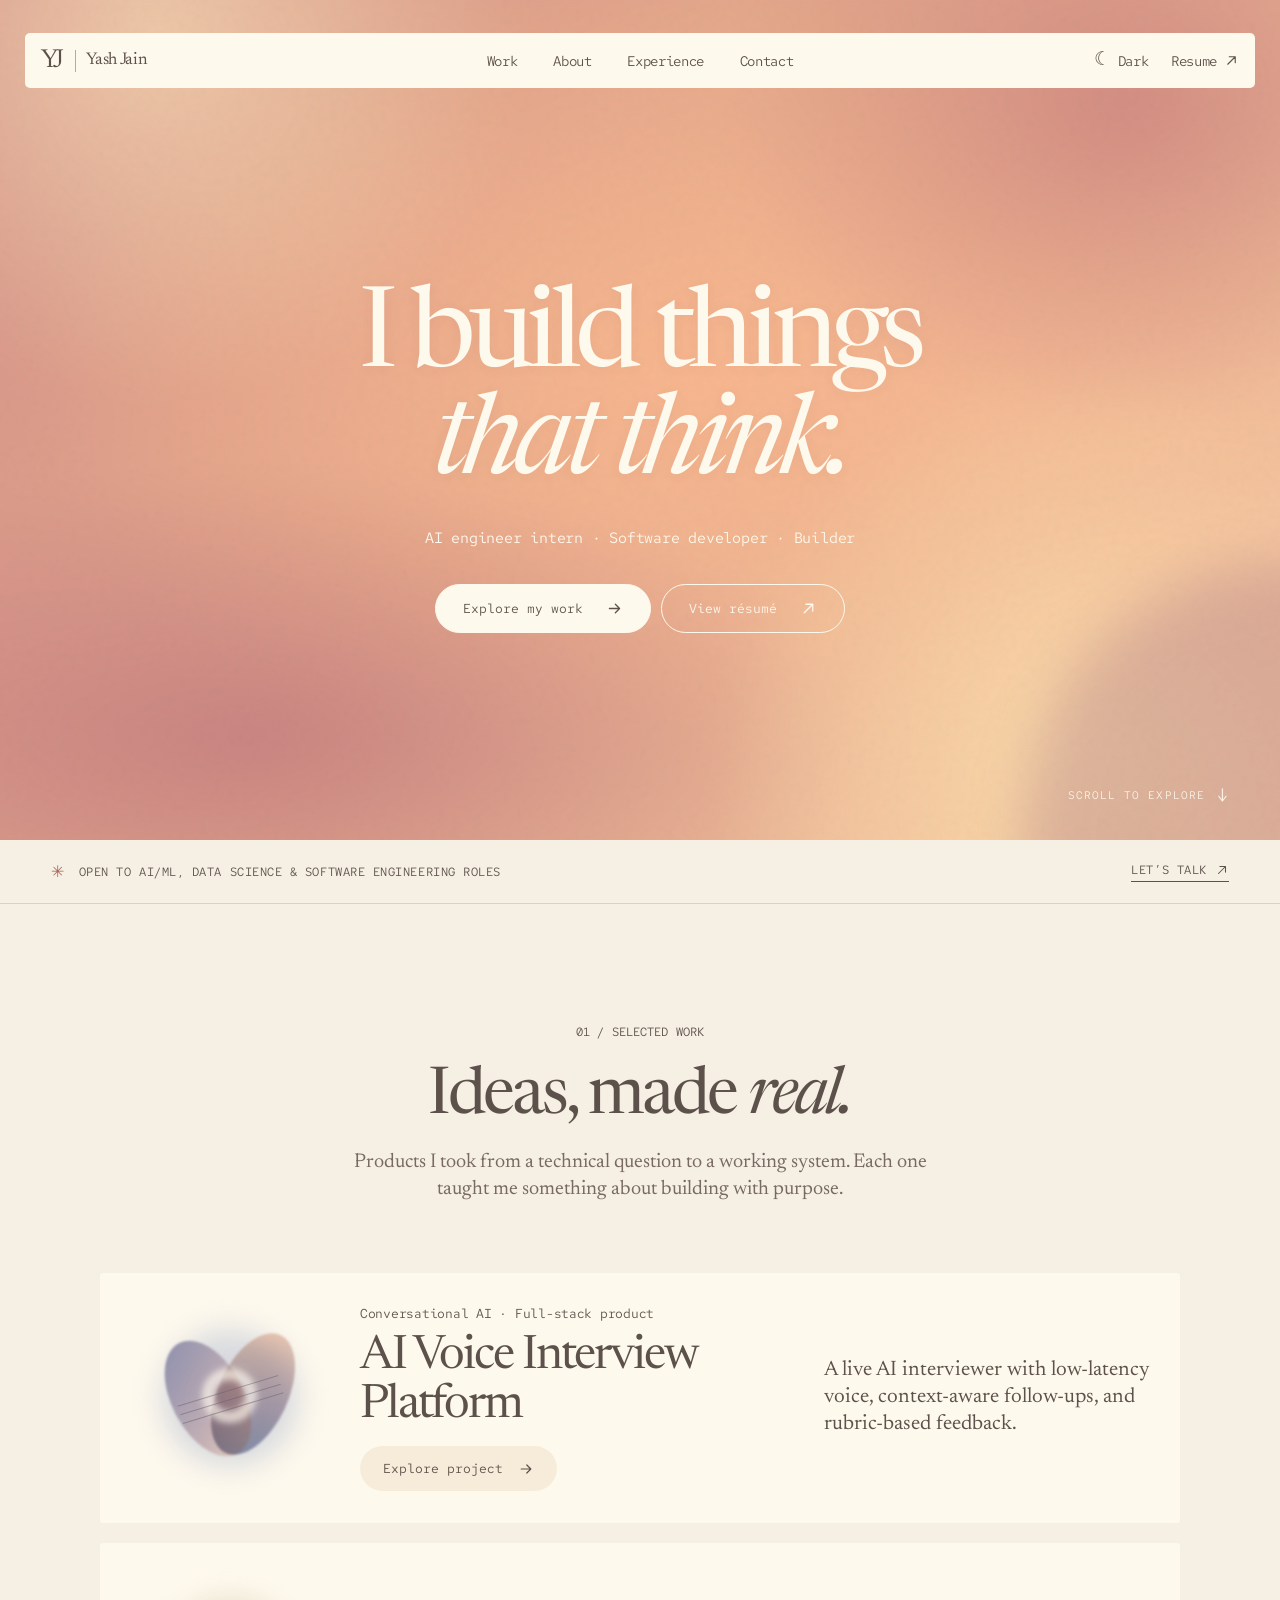
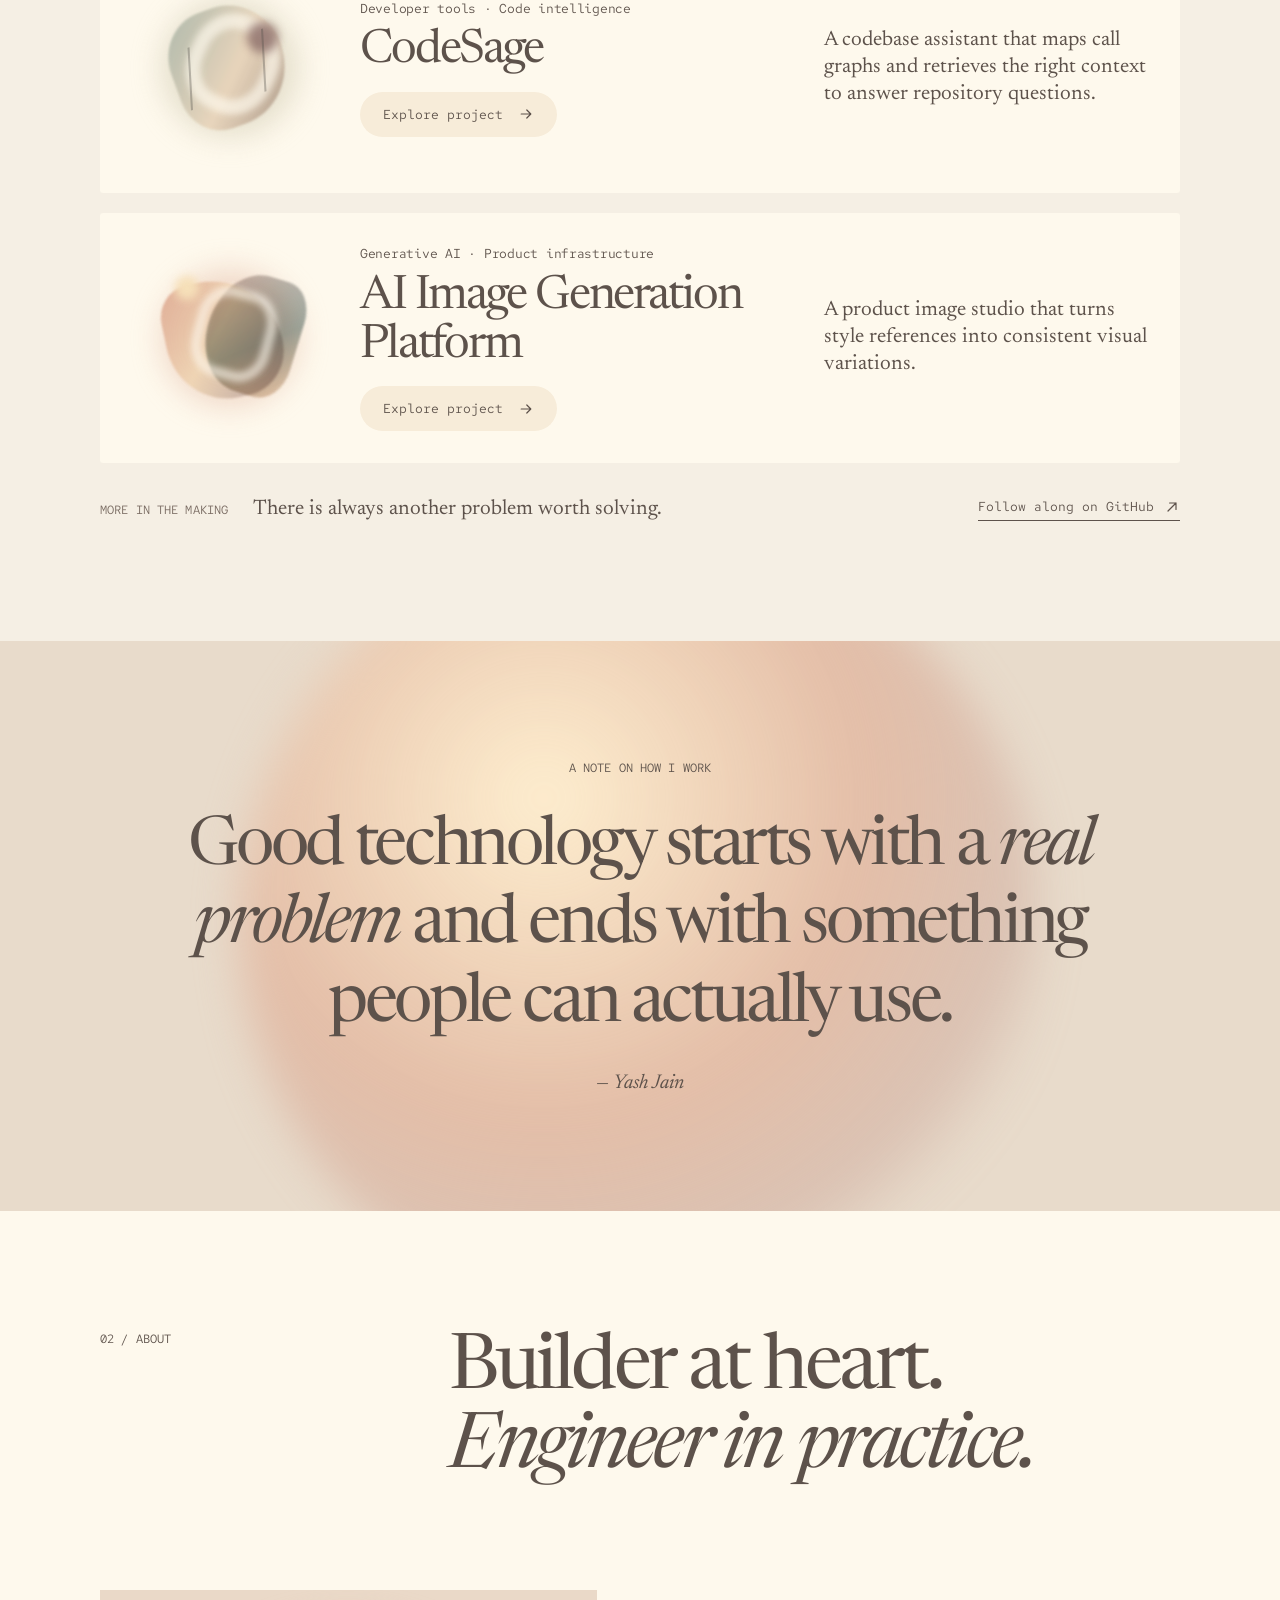
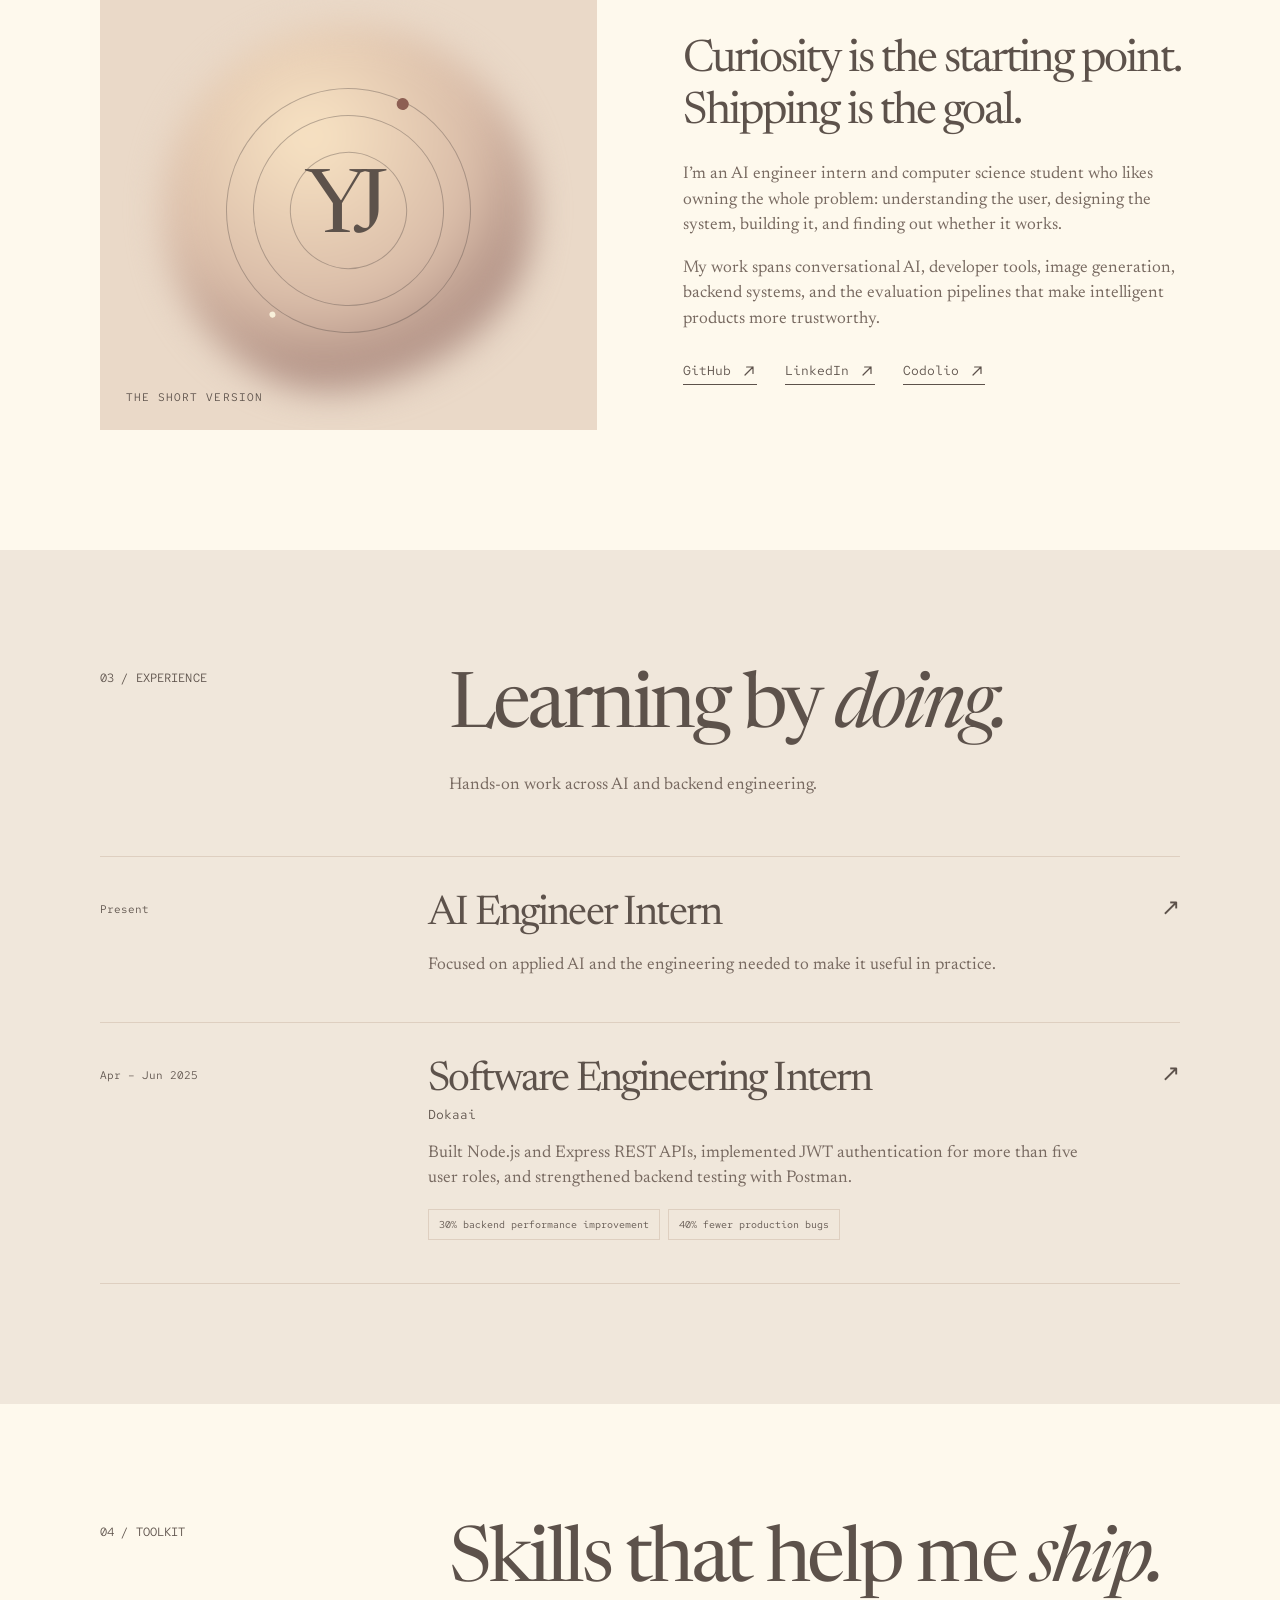
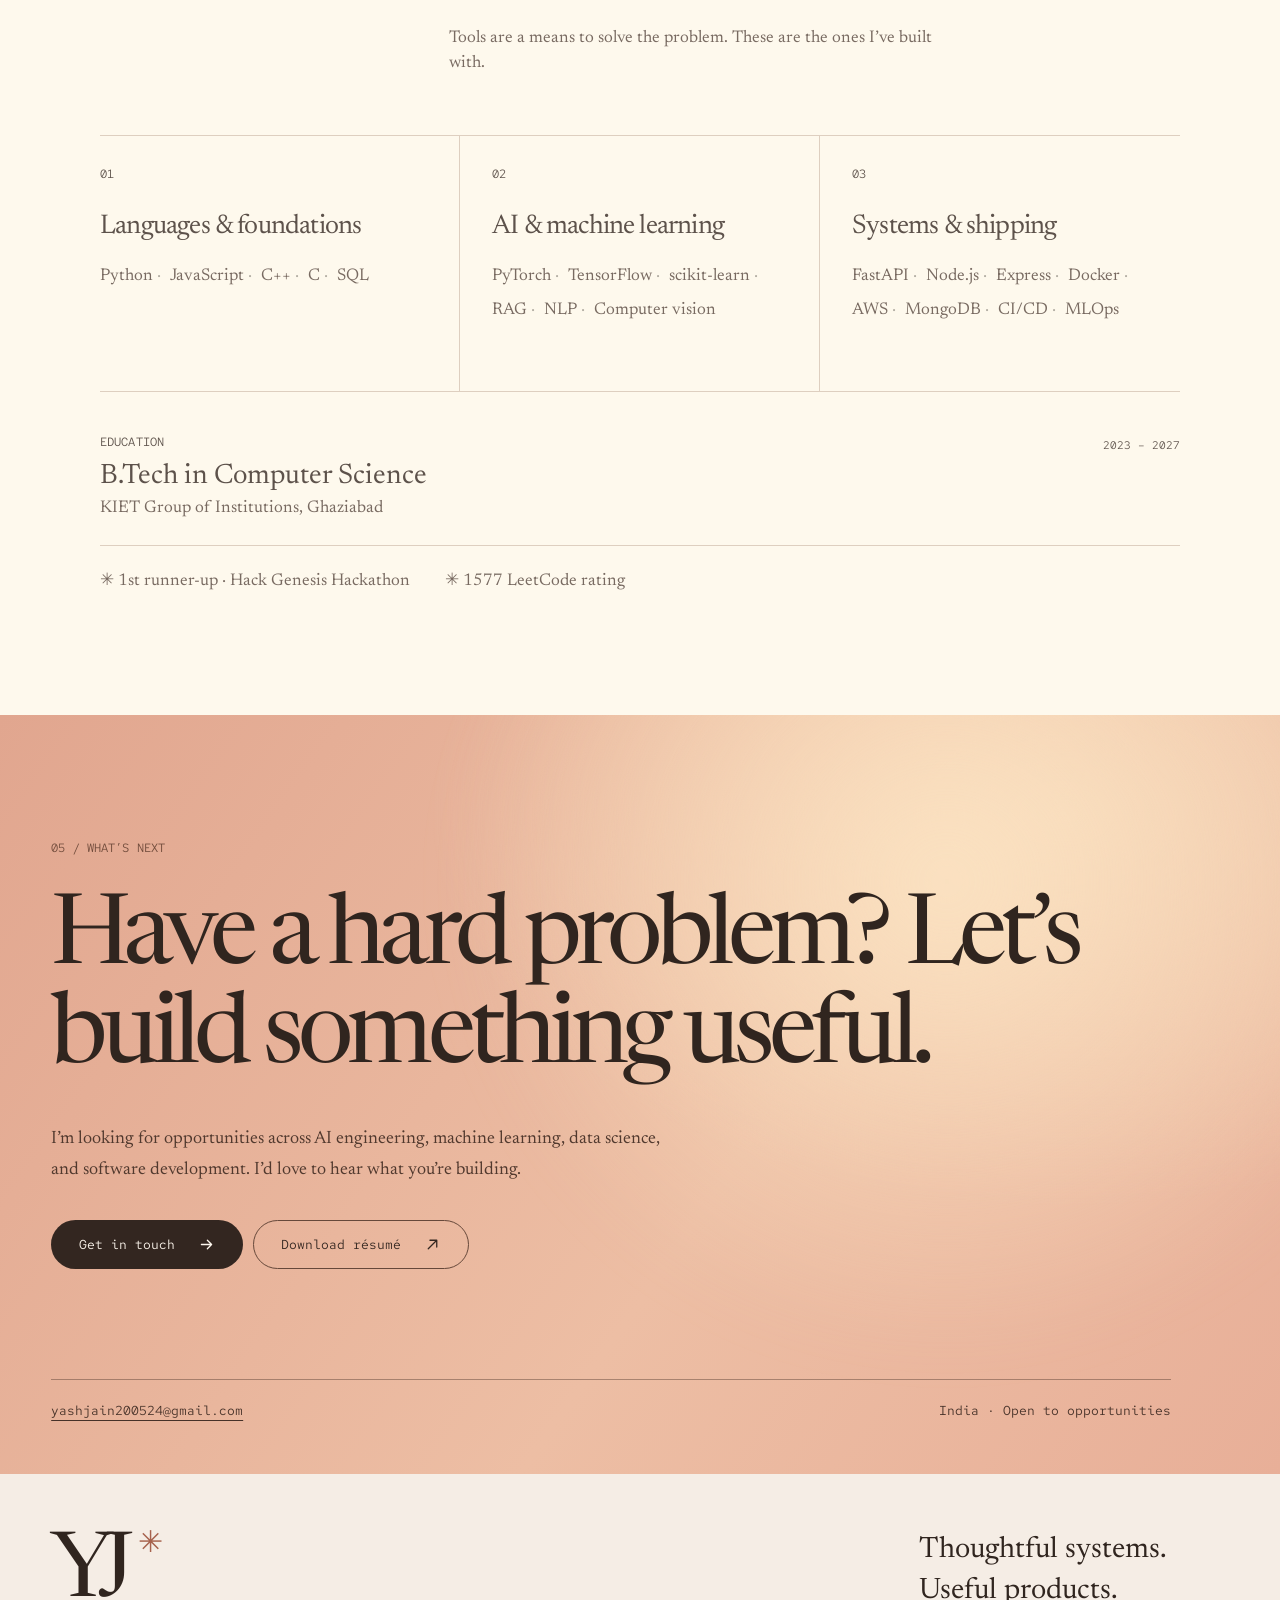
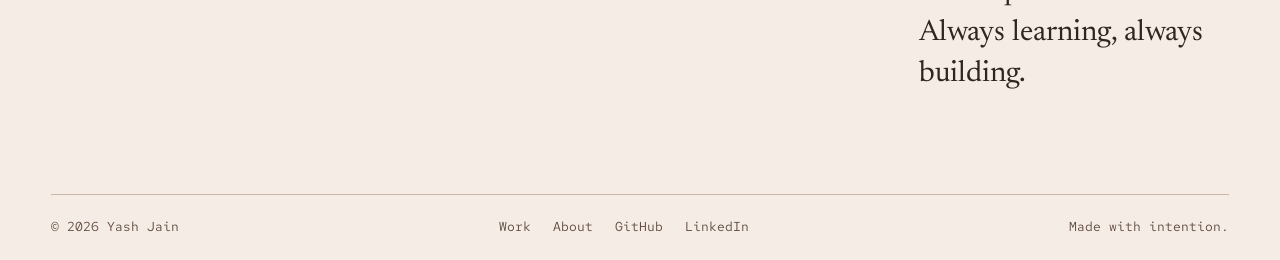
<file: index.html>
<!doctype html>
<html lang="en">
  <head>
    <meta charset="UTF-8" />
    <meta name="viewport" content="width=device-width, initial-scale=1.0" />
    <meta name="theme-color" content="#f5efe4" />
    <meta name="description" content="Yash Jain builds intelligent products end to end, spanning AI engineering, developer tools, and software systems." />
    <title>Yash Jain — AI Engineer & Software Developer</title>
    <script>try { document.documentElement.dataset.theme = localStorage.getItem('yash-portfolio-theme') === 'dark' ? 'dark' : 'light'; } catch { document.documentElement.dataset.theme = 'light'; }</script>
    <link rel="icon" href="./assets/favicon.svg" type="image/svg+xml" />
    <link rel="stylesheet" href="./styles.css" />
    <script type="module" src="./app.js"></script>
  </head>
  <body data-page="home">
    <div id="app"></div>
  </body>
</html>
</file>
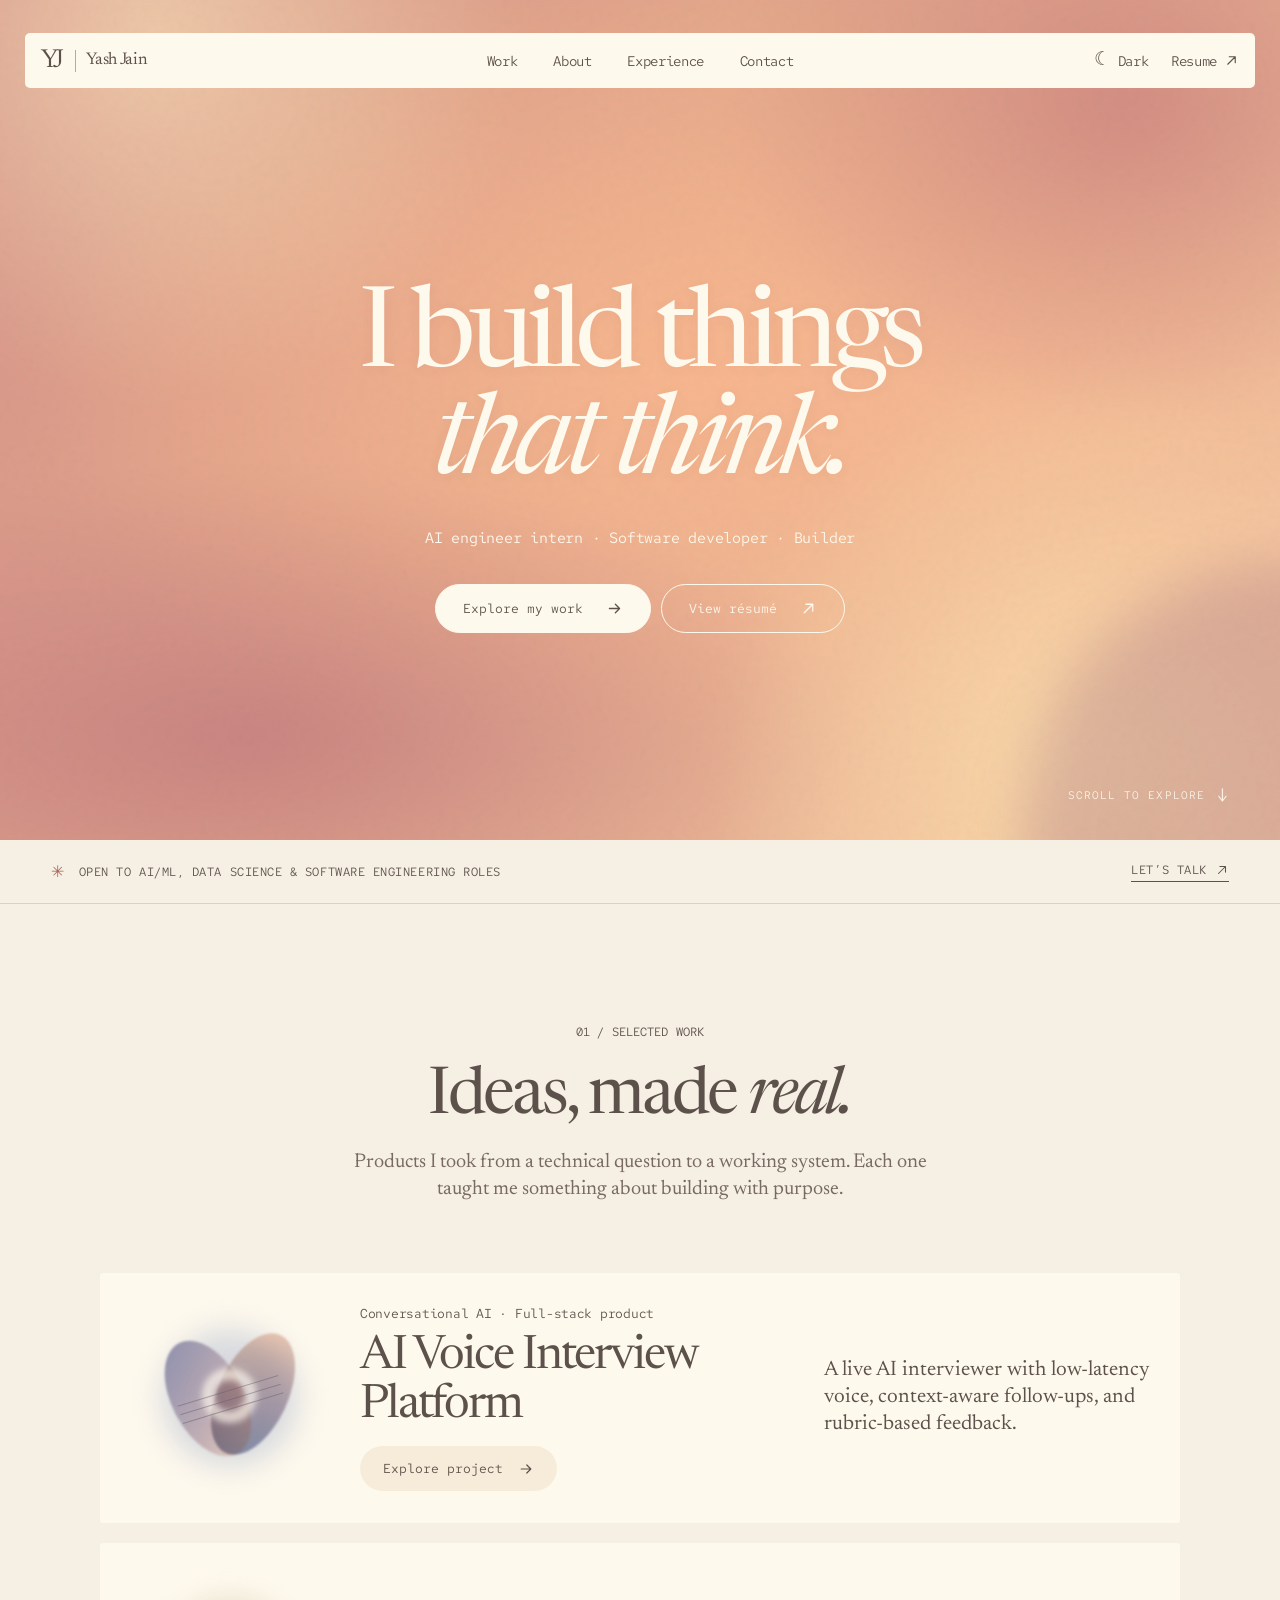
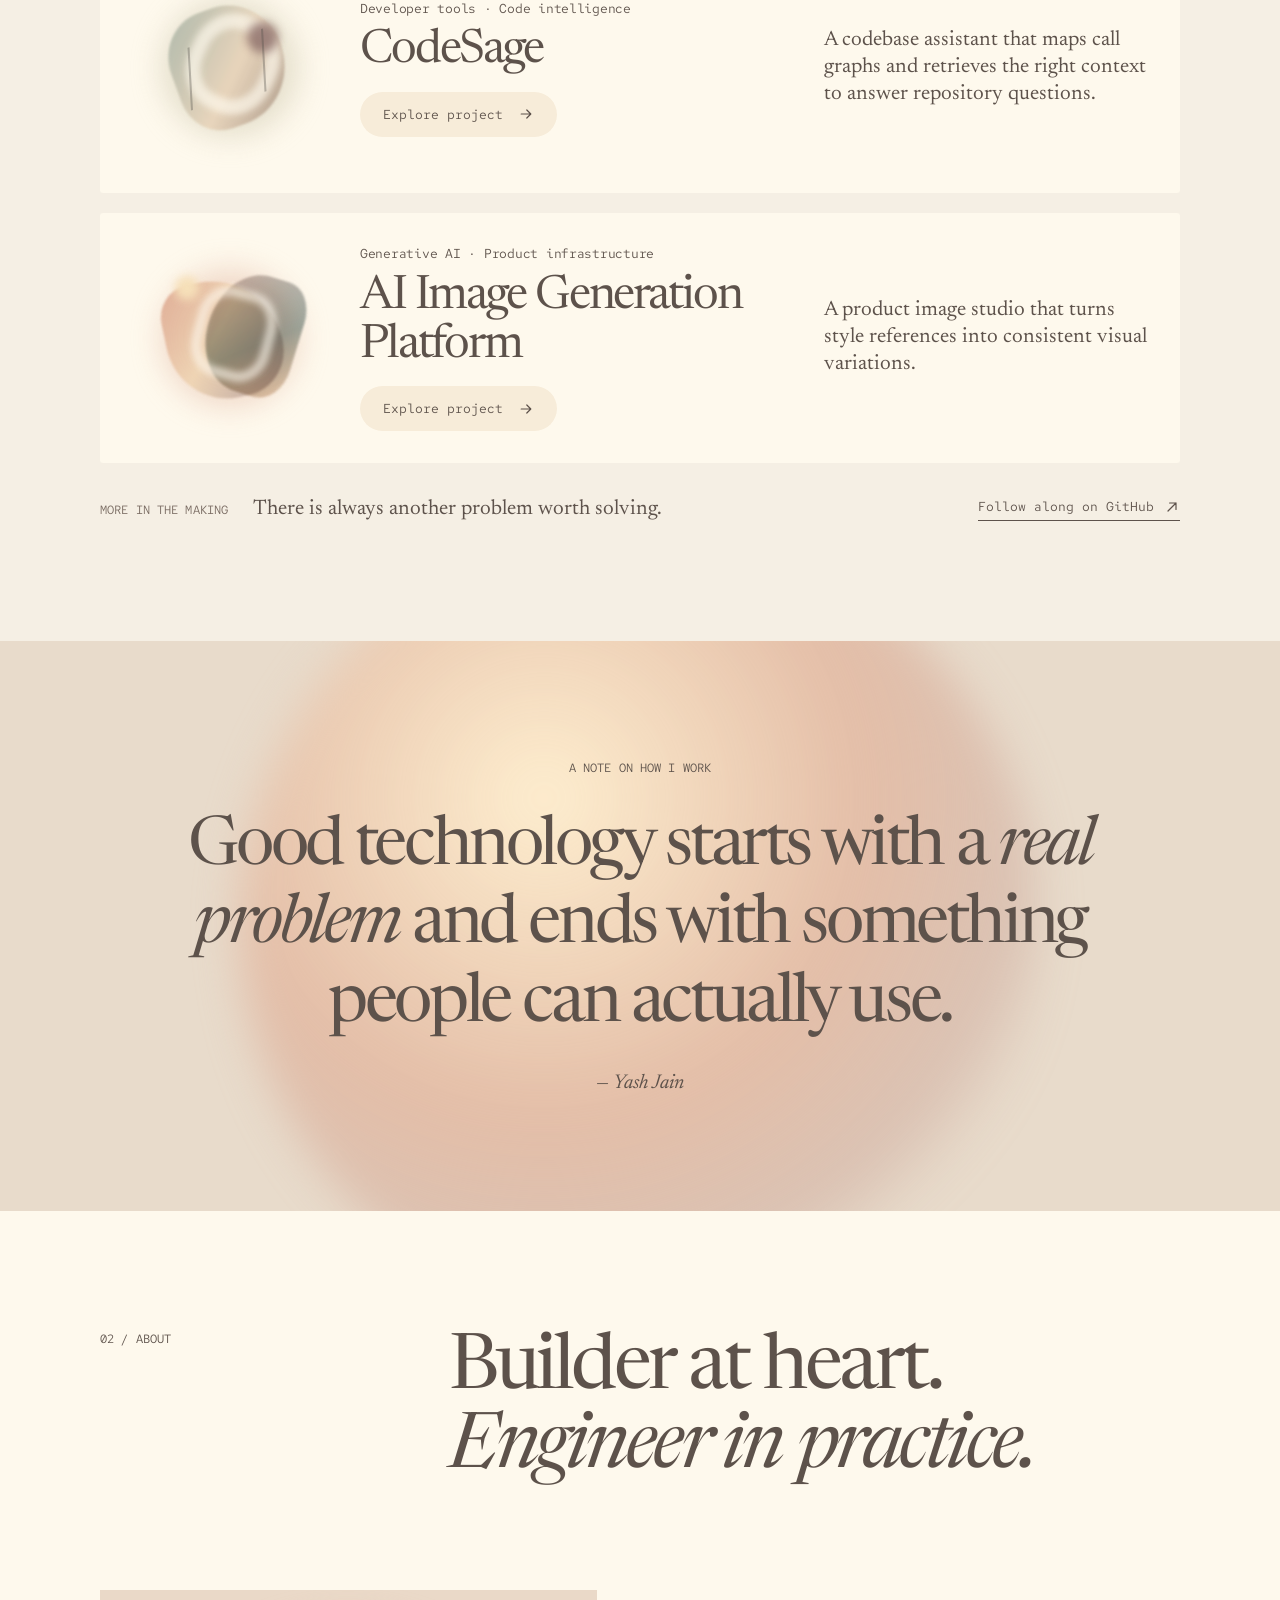
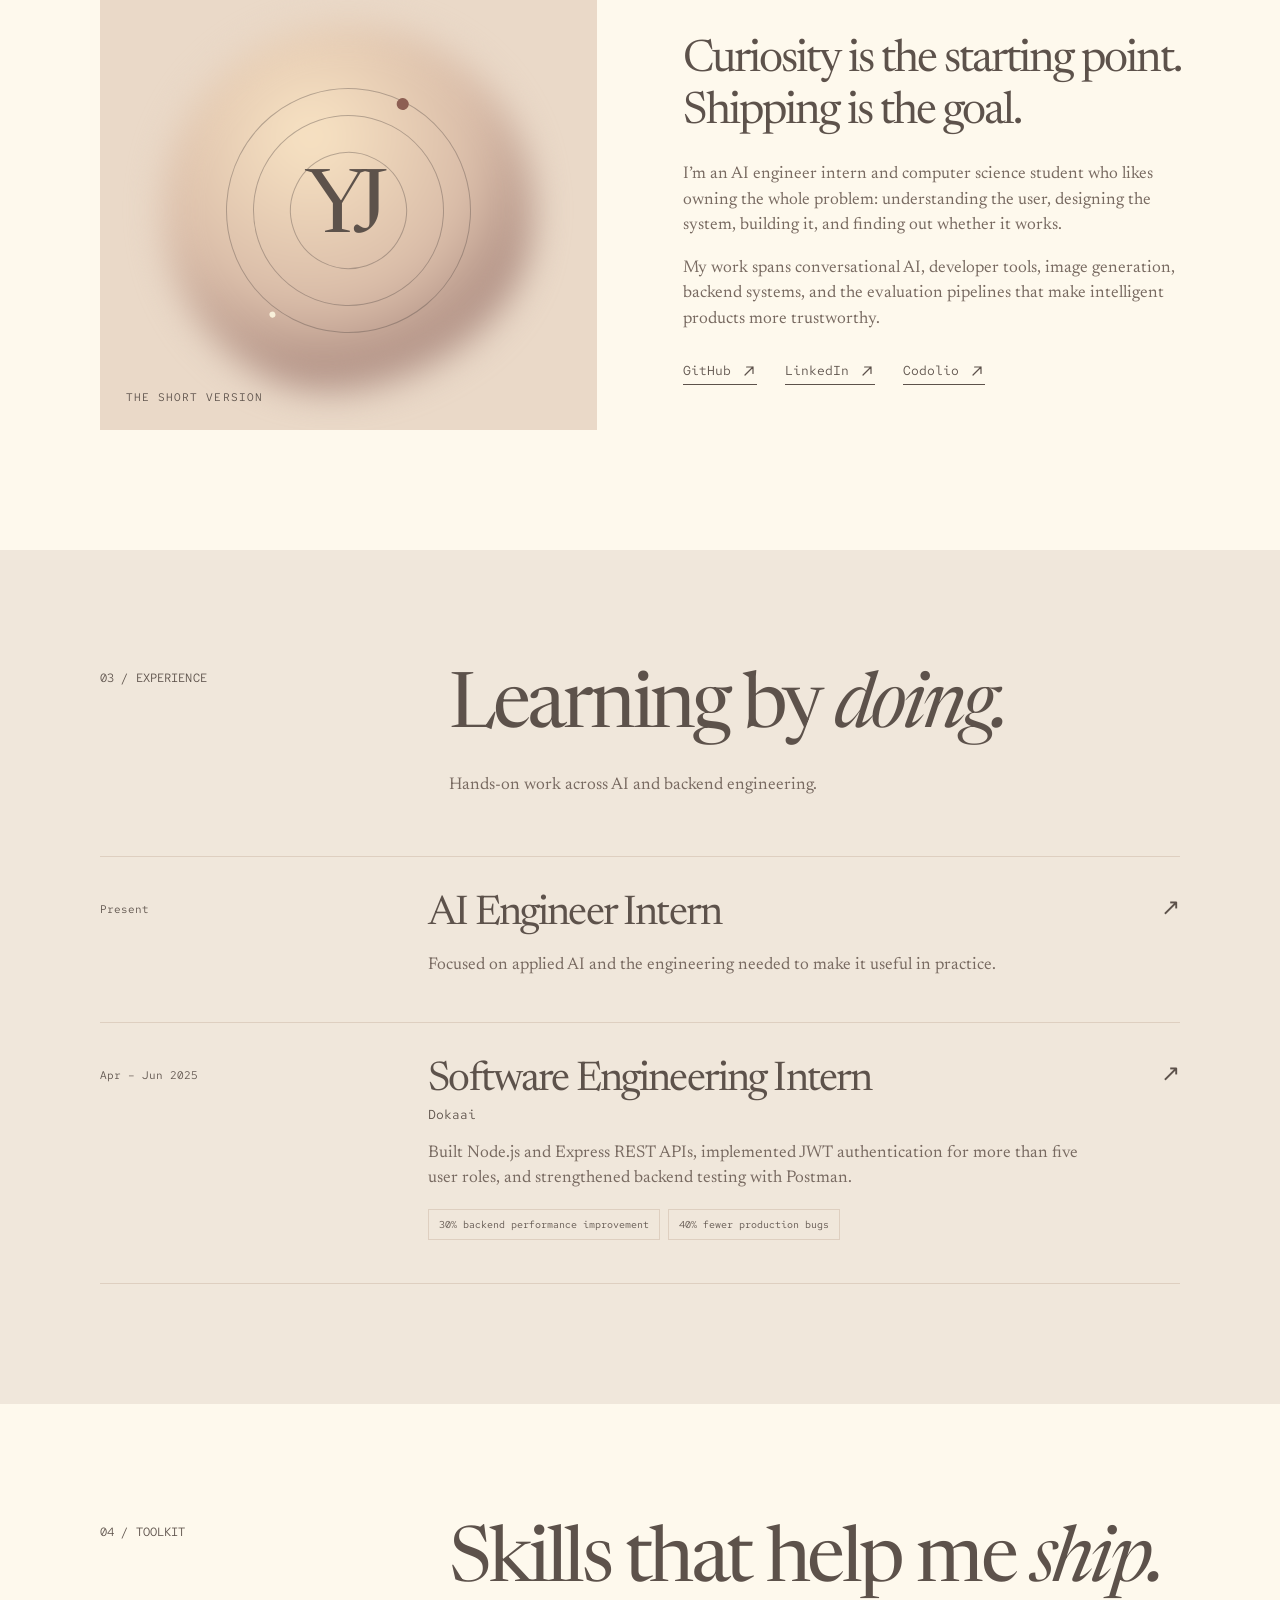
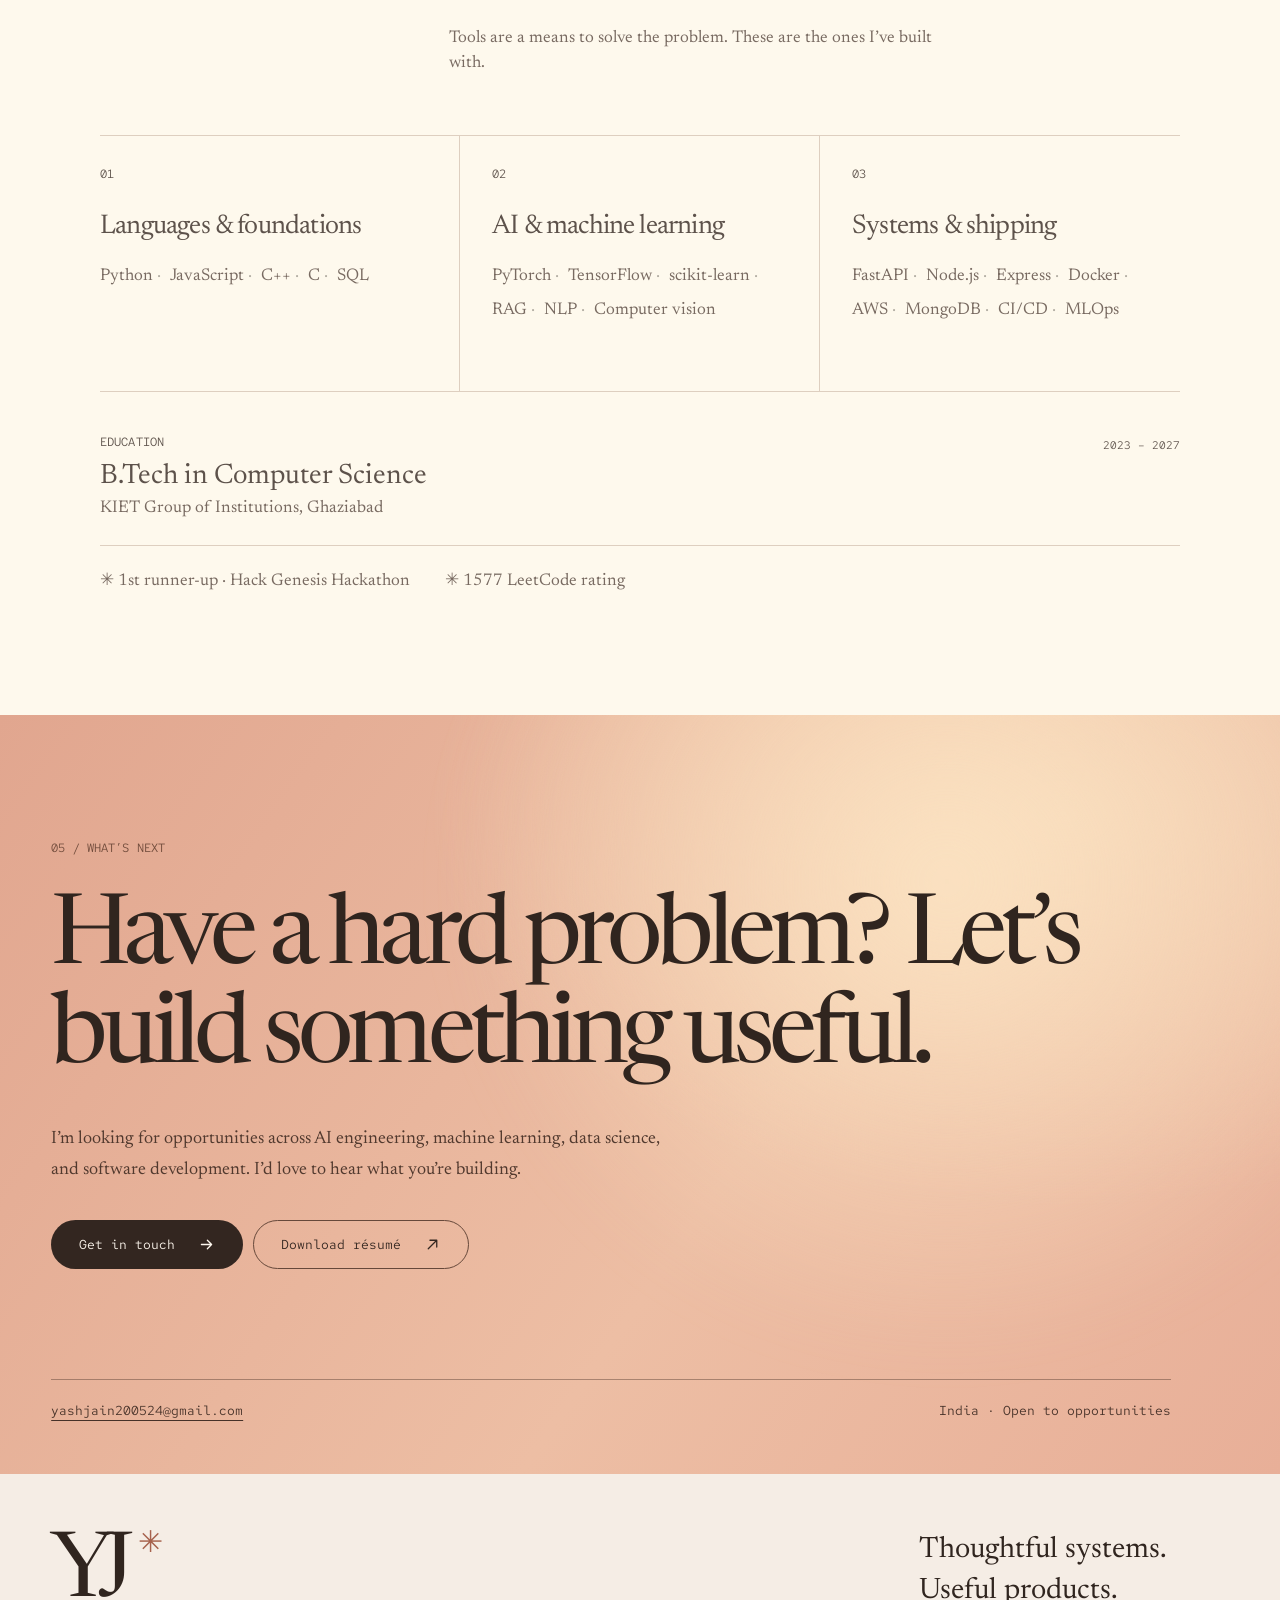
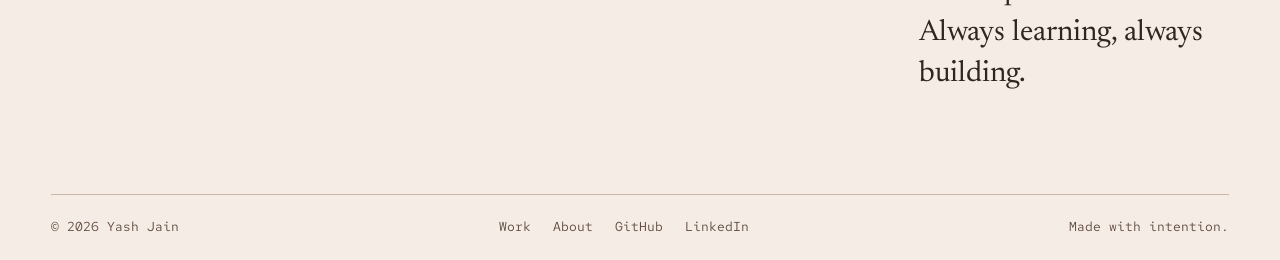
<file: project.html>
<!doctype html>
<html lang="en">
  <head>
    <meta charset="UTF-8" />
    <meta name="viewport" content="width=device-width, initial-scale=1.0" />
    <meta name="theme-color" content="#f5efe4" />
    <meta name="description" content="A project by Yash Jain, AI engineer and software developer." />
    <title>Project — Yash Jain</title>
    <script>try { document.documentElement.dataset.theme = localStorage.getItem('yash-portfolio-theme') === 'dark' ? 'dark' : 'light'; } catch { document.documentElement.dataset.theme = 'light'; }</script>
    <link rel="icon" href="./assets/favicon.svg" type="image/svg+xml" />
    <link rel="stylesheet" href="./styles.css" />
    <script type="module" src="./app.js"></script>
  </head>
  <body data-page="project">
    <div id="app"></div>
  </body>
</html>
</file>
<file: styles.css>
@import url('https://fonts.googleapis.com/css2?family=Newsreader:opsz,wght@6..72,400;6..72,500&family=Red+Hat+Mono:wght@400;500;600&display=swap');

:root{--ink:#5d524b;--muted:#786a61;--paper:#f5efe4;--cream:#fef9ed;--line:#decfc0;--peach:#efad91;--rose:#d58b8f;--green:#657d6b;--serif:'Newsreader',Georgia,serif;--sans:'Newsreader',Georgia,serif;--mono:'Red Hat Mono',ui-monospace,monospace}
*{box-sizing:border-box}html{scroll-behavior:smooth}body{margin:0;background:var(--paper);color:var(--ink);font-family:var(--sans);-webkit-font-smoothing:antialiased}body.menu-open{overflow:hidden}a{color:inherit;text-decoration:none}button{font:inherit}svg{width:1.1em;height:1.1em;flex:none}::selection{background:#efb699;color:#252925}.skip-link{position:absolute;top:-100px;left:20px;z-index:1000;padding:12px 16px;background:#fff}.skip-link:focus{top:12px}.eyebrow,.section-number,.visual-caption,.hero-scroll,.availability,.skill-index,.work-end-note>span,.about-statement>span,.case-breadcrumb,.next-project>span{font-family:var(--mono);font-size:11px;letter-spacing:.095em;text-transform:uppercase}.section-number{color:#6b7069;white-space:nowrap}.text-link{display:inline-flex;align-items:center;gap:10px;font-size:14px;font-weight:600;border-bottom:1px solid currentColor;padding-bottom:5px;transition:gap .2s}.text-link:hover{gap:17px}.text-link svg{width:16px;height:16px}.button{min-height:52px;display:inline-flex;align-items:center;justify-content:center;gap:34px;padding:0 22px;border:1px solid transparent;border-radius:3px;font-size:13px;font-weight:600;transition:transform .2s,background .2s,color .2s}.button:hover{transform:translateY(-3px)}.button svg{width:17px;height:17px}.button-dark{background:var(--ink);color:#fff}.button-dark:hover{background:#3d4941}.button-outline{border-color:rgba(37,41,37,.48)}.button-outline:hover{background:#fff8eb}.button-light{background:#f8f5ec;color:var(--ink)}.button-light-outline{border-color:#e6e3d6;color:#f8f5ec}.button-light-outline:hover{background:rgba(255,255,255,.12)}

/* Header */
.site-header{position:absolute;top:22px;left:3%;right:3%;height:74px;z-index:30;display:flex;align-items:center;justify-content:space-between;padding:0 29px;background:rgba(255,253,247,.94);border:1px solid rgba(255,255,255,.45);border-radius:3px;box-shadow:0 12px 40px rgba(64,48,39,.04);backdrop-filter:blur(14px)}.wordmark{display:flex;align-items:center;gap:16px;white-space:nowrap}.wordmark-symbol{font-family:var(--serif);font-size:29px;letter-spacing:-.13em;margin-right:4px}.wordmark-divider{width:1px;height:25px;background:#b8b9b0}.wordmark-name{font-size:14px;font-weight:600;letter-spacing:-.02em}.desktop-nav{display:flex;gap:32px;margin-left:auto;margin-right:36px}.desktop-nav a{font-size:12px;color:#494d47;transition:color .2s}.desktop-nav a:hover,.footer-bottom a:hover{color:#a35443}.header-actions{display:flex;align-items:center;gap:14px}.header-resume{display:flex;align-items:center;gap:20px;border:1px solid #c5c7bc;padding:13px 15px;font-size:12px;font-weight:600}.header-resume:hover{background:#eae9de}.header-resume svg{width:15px;height:15px}.menu-toggle{display:none;border:0;background:transparent;width:40px;height:40px;padding:11px;cursor:pointer}.menu-toggle span{display:block;height:1px;background:var(--ink);margin:6px 0}.mobile-nav{position:absolute;top:calc(100% + 4px);left:0;right:0;display:flex;flex-direction:column;padding:20px 29px 26px;background:var(--cream);box-shadow:0 20px 35px rgba(0,0,0,.1)}.mobile-nav[hidden]{display:none}.mobile-nav a{padding:14px 0;border-bottom:1px solid var(--line);font-family:var(--serif);font-size:24px}.mobile-nav .mobile-resume{font-family:var(--sans);font-size:13px;display:flex;justify-content:space-between}

/* Hero */
.hero{position:relative;min-height:min(840px,100svh);height:770px;overflow:hidden;background:#f4b49b;display:flex;align-items:center;justify-content:center;text-align:center;padding:125px 25px 80px;isolation:isolate}.hero-wash,.hero-grain{position:absolute;inset:0;z-index:-1}.hero-wash{background:radial-gradient(ellipse 36% 54% at 15% 8%,rgba(255,242,190,.55),transparent 74%),radial-gradient(ellipse 42% 50% at 85% 15%,rgba(205,127,124,.75),transparent 70%),radial-gradient(ellipse 37% 62% at 82% 88%,rgba(255,228,171,.72),transparent 73%),radial-gradient(ellipse 60% 40% at 22% 85%,rgba(190,112,125,.65),transparent 74%),radial-gradient(ellipse 65% 57% at 55% 45%,rgba(255,184,140,.8),transparent 76%),linear-gradient(125deg,#d89088 2%,#e7a989 45%,#f9c79f 98%);filter:blur(15px) saturate(.94);transform:scale(1.08)}.hero-grain{opacity:.22;background-image:url("data:image/svg+xml,%3Csvg viewBox='0 0 180 180' xmlns='http://www.w3.org/2000/svg'%3E%3Cfilter id='n'%3E%3CfeTurbulence type='fractalNoise' baseFrequency='.65' numOctaves='3' stitchTiles='stitch'/%3E%3C/filter%3E%3Crect width='100%25' height='100%25' filter='url(%23n)' opacity='.24'/%3E%3C/svg%3E");mix-blend-mode:multiply}.hero:before,.hero:after{content:"";position:absolute;width:48vw;height:85vw;max-height:800px;border-radius:48%;z-index:-1;filter:blur(28px);opacity:.3}.hero:before{left:-23vw;top:-25vw;background:#fce4af;transform:rotate(28deg)}.hero:after{right:-31vw;bottom:-39vw;background:#9a607b;transform:rotate(-35deg)}.hero-content{position:relative;max-width:1000px;margin-top:12px}h1,h2,h3,p{margin-top:0}.hero h1{font-family:var(--serif);font-weight:400;color:#fffaf0;font-size:clamp(76px,10.3vw,154px);line-height:.92;letter-spacing:-.07em;margin:0 0 32px;text-shadow:0 2px 13px rgba(104,74,71,.06)}.hero h1 em{font-weight:400}.hero-cta{display:flex;justify-content:center;gap:10px}.hero-cta .button{background:#fffaf1;color:#292c27;border-color:#fffaf1}.hero-cta .button-outline{background:transparent;color:#fffaf1}.hero-cta .button-outline:hover{background:rgba(255,255,255,.12)}.hero-scroll{position:absolute;color:#fff8ee;bottom:34px;opacity:.9}.hero-scroll{right:4%;display:flex;align-items:center;gap:12px}.hero-scroll span{font-size:18px}
.availability{display:flex;align-items:center;gap:14px;padding:21px 4%;background:#f0ece2;border-bottom:1px solid #e3dfd4;color:#3f4940;letter-spacing:.045em}.availability-icon{font-size:16px;color:#a45b4a}.availability a{margin-left:auto;display:flex;align-items:center;gap:8px;border-bottom:1px solid currentColor;padding-bottom:3px}.availability svg{width:14px;height:14px}

/* Shared sections */
.section{padding:120px max(4%,calc((100vw - 1430px)/2));scroll-margin-top:20px}.section-intro{display:grid;grid-template-columns:30% 1fr;gap:25px;margin-bottom:58px}.section-intro h2,.case-detail-grid h2{font-family:var(--serif);font-weight:400;letter-spacing:-.055em;line-height:1.03;font-size:clamp(54px,6vw,92px);margin:0 0 23px}.section-intro h2 em,.case-detail-grid h2 em{font-weight:400}.section-intro p{font-size:16px;line-height:1.75;color:#616860;max-width:490px;margin:0}.reveal{opacity:0;transform:translateY(24px);transition:opacity .75s ease,transform .75s ease}.reveal.is-visible{opacity:1;transform:none}

/* Work */
.section-work{background:var(--paper)}.projects-list{border-top:1px solid var(--line)}.project-card{display:grid;grid-template-columns:1.03fr .97fr;gap:0;border-bottom:1px solid var(--line);padding:38px 0;min-height:475px}.project-card-visual-link{display:block;min-height:390px;overflow:hidden}.project-card-visual-link:hover .project-visual{transform:scale(1.025)}.project-visual{height:100%;min-height:390px;position:relative;overflow:hidden;transition:transform .6s cubic-bezier(.2,.6,.2,1);isolation:isolate}.visual-caption{position:absolute;top:25px;left:27px;z-index:5;color:rgba(255,255,255,.9);font-size:10px}.project-card-copy{padding:10px 20px 3px clamp(45px,6vw,96px);display:flex;flex-direction:column}.project-card-top{display:flex;align-items:flex-start;justify-content:space-between;color:#686d65}.project-card-top .eyebrow{font-size:10px}.tiny-asterisk{font-size:24px;line-height:.7;color:#ab7461}.project-card h3{font-family:var(--serif);font-size:clamp(44px,4.2vw,65px);font-weight:400;line-height:1.02;letter-spacing:-.06em;margin:55px 0 19px}.project-card h3 a:hover{text-decoration:underline;text-decoration-thickness:1px;text-underline-offset:7px}.project-one-liner{font-size:17px;font-weight:600;line-height:1.5;margin:0 0 12px}.project-summary{font-size:14px;color:#616860;line-height:1.7;max-width:460px;margin:0}.project-card-bottom{display:flex;align-items:end;justify-content:space-between;gap:15px;margin-top:auto;padding-top:28px}.mini-tags{display:flex;flex-wrap:wrap;gap:7px}.mini-tags span,.case-stack span{border:1px solid #cfd1c5;padding:8px 10px;font-family:var(--mono);font-size:10px;color:#59615b}.work-end-note{display:flex;align-items:center;gap:25px;margin-top:40px}.work-end-note>span{color:#8b8e83}.work-end-note p{font-family:var(--serif);font-size:21px;margin:0;flex:1}.work-end-note .text-link{white-space:nowrap}

/* Project illustrations */
.visual-interview{background:radial-gradient(ellipse at 55% 26%,#c2aaac 0,transparent 33%),radial-gradient(ellipse at 74% 80%,#304763 0,transparent 50%),linear-gradient(130deg,#2d3745,#56637b 63%,#2c4151)}.interview-orb{position:absolute;left:11%;top:4%;width:80%;height:86%;border-radius:50%;background:radial-gradient(circle at 32% 32%,#ffe3d1 0,#ca9aa4 26%,#8a96b7 48%,#566891 65%,transparent 75%);filter:blur(5px);opacity:.68}.interview-interface{position:absolute;top:19%;left:13%;width:74%;height:67%;min-height:245px;background:rgba(14,27,40,.84);border:1px solid rgba(255,255,255,.3);border-radius:11px;box-shadow:0 25px 65px rgba(4,13,31,.3);padding:18px 21px;color:#e8e9e5;backdrop-filter:blur(8px);display:flex;flex-direction:column}.mock-top{display:flex;gap:10px;align-items:center;font-family:var(--mono);font-size:8px;letter-spacing:.1em;color:#bfc9cf}.mock-top span:last-child{margin-left:auto}.mock-dot{width:6px;height:6px;border-radius:50%;background:#e6a190;box-shadow:0 0 0 3px rgba(231,159,143,.15)}.sound-bars{display:flex;align-items:center;justify-content:center;gap:3px;height:85px;margin-top:auto}.sound-bars i{display:block;width:3px;height:calc(8px + var(--i) * 1.3px);border-radius:4px;background:linear-gradient(#e5b7a7,#acb7cf)}.sound-bars i:nth-child(3n){height:46px}.sound-bars i:nth-child(4n){height:23px}.mock-prompt{font-family:var(--serif);font-size:clamp(13px,1.6vw,22px);line-height:1.3;text-align:center;max-width:390px;margin:8px auto auto}.mock-tags{display:flex;gap:7px;flex-wrap:wrap;padding-top:10px}.mock-tags span{font-family:var(--mono);font-size:7px;color:#d8e2e4;border:1px solid #596771;padding:6px 7px}.visual-codesage{background:radial-gradient(circle at 14% 18%,#ecebcf,transparent 34%),radial-gradient(circle at 80% 78%,#8caa9e,transparent 44%),#aabdb2}.visual-codesage .visual-caption{color:#43594c}.sage-grid{position:absolute;inset:0;background-image:linear-gradient(rgba(58,91,75,.11) 1px,transparent 1px),linear-gradient(90deg,rgba(58,91,75,.11) 1px,transparent 1px);background-size:30px 30px;mask-image:linear-gradient(to bottom,transparent,#000)}.sage-card{position:absolute;left:10%;top:16%;width:80%;height:72%;background:#f7f7ed;border:1px solid rgba(37,63,48,.25);border-radius:8px;box-shadow:12px 16px 0 rgba(46,82,65,.15),0 28px 55px rgba(38,65,48,.17);padding:17px;display:flex;flex-direction:column}.sage-query{display:flex;align-items:center;gap:9px;padding:11px 12px;background:#e9ede5;border:1px solid #c9d2c8;color:#34493a;font-size:clamp(8px,1.1vw,13px);white-space:nowrap}.sage-spark{font-size:16px;color:#6e9880}.sage-send{margin-left:auto}.sage-nodes{height:57%;position:relative;margin:7px 0}.sage-nodes svg{position:absolute;inset:0;width:100%;height:100%}.node{position:absolute;z-index:2;padding:5px 8px;font-family:var(--mono);font-size:clamp(7px,.9vw,10px);background:#fff;border:1px solid #91a99a;color:#3d5847}.node-a{left:5%;top:42%}.node-b{left:36%;top:19%}.node-c{right:4%;top:44%}.node-d{left:39%;bottom:8%}.sage-answer{margin-top:auto;border-top:1px solid #d4dfd3;padding-top:10px}.sage-answer span{font-family:var(--mono);font-size:7px;color:#637b69}.sage-answer div{height:4px;background:#d3dbce;margin-top:5px}.sage-answer div:nth-of-type(2){width:83%}.sage-answer div:nth-of-type(3){width:65%}.visual-image{background:radial-gradient(circle at 17% 72%,#f0c7a5,transparent 42%),radial-gradient(circle at 87% 16%,#b5b3a6,transparent 33%),#ddc8b8}.visual-image .visual-caption{color:#675d58}.image-art{position:absolute;width:30%;height:59%;top:19%;border:7px solid rgba(255,250,239,.85);box-shadow:0 20px 35px rgba(95,62,61,.22);overflow:hidden}.image-art:before,.image-art:after{content:"";position:absolute;border-radius:48%;filter:blur(7px)}.image-art:before{width:90%;height:90%;left:-20%;top:27%;background:#eacabb;transform:rotate(-23deg)}.image-art:after{width:100%;height:78%;right:-31%;top:5%;background:#607c76;transform:rotate(34deg)}.image-art-one{left:9%;transform:rotate(-10deg);background:linear-gradient(145deg,#e7a796,#eccfb2)}.image-art-one:before{background:#8b777e}.image-art-one:after{background:#edb69d}.image-art-two{left:36%;z-index:2;top:14%;height:67%;transform:rotate(2deg);background:linear-gradient(145deg,#bbcec1,#e8d4c6)}.image-art-two:before{background:#eac4ab}.image-art-two:after{background:#718783}.image-art-three{right:8%;transform:rotate(10deg);background:linear-gradient(145deg,#e8cbb9,#c0c9b6)}.image-art-three:before{background:#a28e8e}.image-art-three:after{background:#e6aa97}.image-toolbar{position:absolute;bottom:7%;left:8%;right:8%;display:flex;justify-content:space-between;font-family:var(--mono);font-size:8px;letter-spacing:.08em;color:#5f5653}

/* Belief */
.belief-band{min-height:570px;position:relative;overflow:hidden;display:flex;align-items:center;justify-content:center;flex-direction:column;text-align:center;padding:110px 6%;background:#e9ebdb;isolation:isolate}.belief-orb{position:absolute;z-index:-1;left:50%;top:50%;width:min(70vw,800px);height:min(70vw,800px);transform:translate(-50%,-50%);border-radius:50%;background:radial-gradient(circle at 34% 34%,rgba(255,243,206,.95),rgba(196,210,186,.7) 38%,rgba(122,157,140,.54) 61%,transparent 74%);filter:blur(22px)}.belief-band .eyebrow{color:#536655}.belief-band p{font-family:var(--serif);font-size:clamp(36px,5.3vw,74px);line-height:1.16;letter-spacing:-.05em;max-width:1000px;margin:33px 0 28px}.belief-band em{font-weight:400}.belief-signature{font-family:var(--serif);font-style:italic;font-size:20px;color:#657063}

/* About / Experience / Skills */
.about-section{background:var(--cream)}.about-grid{display:grid;grid-template-columns:1fr 1fr;gap:8%;padding-top:20px}.about-statement{min-height:440px;position:relative;background:#e3dfd0;display:flex;align-items:center;justify-content:center;overflow:hidden}.about-statement:before{content:"";position:absolute;width:370px;height:370px;border-radius:50%;background:radial-gradient(circle at 40% 30%,#f4dfb6,#c6cbb4 49%,#a0b5ab 70%,transparent 78%);filter:blur(17px)}.about-statement>span{position:absolute;bottom:26px;left:26px;color:#596156}.statement-orbit{width:245px;height:245px;border:1px solid rgba(79,104,82,.48);border-radius:50%;display:grid;place-items:center;position:relative;z-index:1;transform:rotate(-18deg)}.statement-orbit:before,.statement-orbit:after{content:"";position:absolute;border:1px solid rgba(79,104,82,.28);border-radius:50%;inset:26px}.statement-orbit:after{inset:63px}.statement-orbit span{font-family:var(--serif);font-size:88px;letter-spacing:-.13em;transform:rotate(18deg);padding-right:15px}.statement-orbit i{position:absolute;width:12px;height:12px;border-radius:50%;background:#8d5f53;top:31px;right:31px}.statement-orbit i:last-child{width:6px;height:6px;background:#f8f0da;top:auto;right:auto;bottom:43px;left:14px}.about-copy{align-self:center}.about-copy h3{font-family:var(--serif);font-size:clamp(33px,3.5vw,54px);font-weight:400;line-height:1.15;letter-spacing:-.045em;margin:0 0 24px}.about-copy p{font-size:15px;line-height:1.85;color:#656b65;max-width:540px}.about-links{display:flex;gap:28px;flex-wrap:wrap;margin-top:30px}.experience-section{background:#f0f0e8}.experience-list{border-top:1px solid #cbd0c7}.experience-item{display:grid;grid-template-columns:29% 1fr 40px;gap:15px;padding:37px 0 43px;border-bottom:1px solid #cbd0c7}.experience-period{font-family:var(--mono);font-size:11px;color:#627168;padding-top:8px}.experience-item h3{font-family:var(--serif);font-size:clamp(30px,3.2vw,46px);font-weight:400;letter-spacing:-.045em;margin:0 0 5px}.experience-company{font-size:13px;font-weight:700}.experience-item p{font-size:14px;line-height:1.75;color:#646d65;max-width:660px;margin:18px 0 0}.experience-arrow{font-size:23px;text-align:right;color:#8c9a8d}.experience-highlights{display:flex;gap:8px;flex-wrap:wrap;margin-top:17px}.experience-highlights span{font-family:var(--mono);font-size:10px;padding:8px 10px;border:1px solid #c8d1c5;color:#56685b}.skills-section{background:var(--cream)}.skills-grid{display:grid;grid-template-columns:repeat(3,1fr);border-top:1px solid var(--line);border-bottom:1px solid var(--line)}.skill-group{padding:30px 32px 50px 0;border-right:1px solid var(--line);min-height:255px}.skill-group:not(:first-child){padding-left:32px}.skill-group:last-child{border-right:0}.skill-index{color:#ab7564}.skill-group h3{font-family:var(--serif);font-size:27px;font-weight:400;letter-spacing:-.03em;margin:31px 0 24px}.skill-group>div{display:flex;flex-wrap:wrap;gap:9px}.skill-group>div span{font-size:13px;color:#5c655e}.skill-group>div span:not(:last-child):after{content:" ·";color:#afaaa0}.education-line{display:flex;justify-content:space-between;gap:25px;padding:42px 0 24px;border-bottom:1px solid var(--line)}.education-line h3{font-family:var(--serif);font-size:28px;font-weight:400;margin:12px 0 6px}.education-line p{font-size:13px;color:var(--muted);margin:0}.education-line>span{font-family:var(--mono);font-size:11px;color:#697268;white-space:nowrap;margin-top:4px}.small-notes{display:flex;gap:35px;flex-wrap:wrap;margin-top:23px}.small-notes span{font-size:12px;color:#6e776e}

/* Contact and footer */
.contact-section{position:relative;overflow:hidden;background:#28332d;color:#f9f7ef;isolation:isolate;padding:125px max(4%,calc((100vw - 1430px)/2)) 55px;scroll-margin-top:0}.contact-glow{position:absolute;z-index:-1;right:-14%;top:-43%;width:80%;height:130%;background:radial-gradient(ellipse at center,rgba(128,154,129,.65) 0,rgba(72,101,83,.3) 35%,transparent 68%);filter:blur(28px)}.contact-inner{max-width:1120px}.contact-section .eyebrow{color:#c6d3c3}.contact-section h2{font-family:var(--serif);font-size:clamp(55px,7.6vw,111px);font-weight:400;letter-spacing:-.06em;line-height:1.02;max-width:1050px;margin:35px 0}.contact-section p{max-width:620px;font-size:17px;line-height:1.7;color:#d1ddd1;margin:0 0 35px}.contact-actions{display:flex;gap:10px;flex-wrap:wrap}.contact-meta{display:flex;align-items:center;justify-content:space-between;gap:20px;margin-top:110px;padding-top:22px;border-top:1px solid rgba(255,255,255,.28);font-family:var(--mono);font-size:11px;color:#d5dfd2}.contact-meta a{text-decoration:underline;text-underline-offset:5px}.site-footer{background:#202a24;color:#f6f4e9;padding:56px max(4%,calc((100vw - 1430px)/2)) 25px}.footer-main{display:flex;justify-content:space-between;align-items:start;padding-bottom:70px}.footer-mark{font-family:var(--serif);font-size:90px;letter-spacing:-.14em;line-height:1}.footer-star{font-family:var(--sans);font-size:30px;color:#e8a88e;letter-spacing:0;margin-left:17px;vertical-align:top}.footer-main p{font-family:var(--serif);font-size:23px;line-height:1.4;max-width:310px}.footer-bottom{border-top:1px solid rgba(255,255,255,.22);padding-top:23px;display:flex;justify-content:space-between;gap:20px;font-family:var(--mono);font-size:10px;color:#bec9bd}.footer-bottom>div{display:flex;gap:22px;flex-wrap:wrap}.footer-bottom a:hover{color:#f0b59f}

/* Case studies */
.case-main{background:var(--paper)}.case-hero{padding:150px max(4%,calc((100vw - 1430px)/2)) 85px;background:radial-gradient(ellipse at 86% 8%,#f2d8c3,transparent 39%),#f3efe4}.case-breadcrumb{display:flex;justify-content:space-between;gap:20px;color:#626c61;margin-bottom:90px}.case-breadcrumb a{border-bottom:1px solid currentColor;padding-bottom:4px}.case-heading{max-width:1050px}.case-heading .eyebrow{color:#9b6857}.case-heading h1{font-family:var(--serif);font-size:clamp(70px,9vw,138px);font-weight:400;line-height:.96;letter-spacing:-.07em;margin:25px 0 28px}.case-heading p{font-family:var(--serif);font-size:clamp(24px,3vw,40px);line-height:1.25;letter-spacing:-.025em;max-width:750px;margin:0 0 35px;color:#555e54}.case-actions{display:flex;gap:10px}.case-visual-wrap{padding:0 max(4%,calc((100vw - 1430px)/2));margin-top:-1px}.case-visual-wrap .project-visual{height:min(58vw,740px);min-height:480px}.visual-large .interview-interface{left:20%;width:60%;top:15%;height:71%;padding:30px 35px}.visual-large .mock-top{font-size:11px}.visual-large .sound-bars{height:160px;gap:5px}.visual-large .sound-bars i{width:5px}.visual-large .mock-prompt{font-size:clamp(22px,3vw,36px);max-width:600px}.visual-large .mock-tags span{font-size:10px}.visual-large .sage-card{left:18%;width:64%;top:12%;height:76%;padding:32px}.visual-large .sage-query{font-size:18px;padding:18px}.visual-large .node{font-size:14px;padding:9px 12px}.visual-large .sage-answer span{font-size:10px}.visual-large .sage-answer div{height:7px;margin-top:8px}.visual-large .image-art{border-width:12px}.visual-large .image-toolbar{font-size:12px}.case-body{padding:115px max(4%,calc((100vw - 1430px)/2)) 125px}.case-overview{display:grid;grid-template-columns:30% 1fr;gap:25px;padding-bottom:100px;border-bottom:1px solid var(--line)}.case-overview p{font-family:var(--serif);font-size:clamp(30px,3.5vw,52px);line-height:1.3;letter-spacing:-.035em;margin:0;max-width:920px}.case-detail-grid{display:grid;grid-template-columns:1fr 1fr;gap:10%;padding:100px 0;border-bottom:1px solid var(--line)}.case-detail-grid .eyebrow{color:#a16e5e}.case-detail-grid h2{font-size:clamp(42px,4.7vw,68px);margin:29px 0}.case-detail-grid p,.case-detail-grid li{font-size:15px;line-height:1.85;color:#5e675e}.case-detail-grid ul{margin:0;padding-left:18px}.case-detail-grid li{padding-left:5px;margin-bottom:13px}.case-outcome{display:grid;grid-template-columns:30% 1fr;gap:25px;padding:72px 0;border-bottom:1px solid var(--line)}.case-outcome .eyebrow{color:#a16e5e}.case-outcome p{font-family:var(--serif);font-size:clamp(26px,3.3vw,46px);line-height:1.3;letter-spacing:-.03em;margin:0}.case-stack{display:grid;grid-template-columns:30% 1fr;gap:25px;padding-top:52px}.case-stack>div{display:flex;flex-wrap:wrap;gap:8px}.case-stack span{font-size:11px;padding:10px 12px}.next-project{display:grid;grid-template-columns:1fr auto;align-items:end;gap:10px;padding:65px max(4%,calc((100vw - 1430px)/2));background:#e5e9dc;transition:background .2s}.next-project:hover{background:#d8e1d2}.next-project>span{grid-column:1/-1;color:#546d59}.next-project strong{font-family:var(--serif);font-size:clamp(46px,5.8vw,84px);font-weight:400;letter-spacing:-.055em}.next-project svg{width:40px;height:40px;margin-bottom:8px}

@media(max-width:900px){.site-header{left:18px;right:18px;top:17px}.desktop-nav{gap:18px;margin-right:18px}.section-intro{grid-template-columns:25% 1fr}.project-card-copy{padding-left:35px}.project-card h3{margin-top:36px}.project-visual,.project-card-visual-link{min-height:340px}.case-detail-grid{gap:6%}}
@media(max-width:700px){.site-header{height:65px;padding:0 19px}.wordmark-symbol{font-size:26px}.wordmark-name{font-size:13px}.desktop-nav,.header-resume{display:none}.menu-toggle{display:block}.hero{height:auto;min-height:790px;padding:160px 22px 120px}.hero h1{font-size:clamp(62px,13vw,90px);letter-spacing:-.068em}.hero-scroll{bottom:36px;right:25px;font-size:9px}.hero-cta{gap:8px}.hero-cta .button{min-height:48px;padding:0 15px;gap:13px;font-size:11px}.availability{align-items:flex-start;padding:18px 23px;font-size:9px;line-height:1.5}.availability a{display:none}.section{padding:82px 23px}.section-intro{display:block;margin-bottom:38px}.section-number{display:block;margin-bottom:25px}.section-intro h2{font-size:clamp(52px,11vw,75px)}.section-intro p{font-size:14px}.project-card{grid-template-columns:1fr;padding:25px 0 36px;min-height:0}.project-card-visual-link,.project-visual{min-height:320px;height:320px}.project-card-copy{padding:28px 0 0}.project-card h3{font-size:46px;margin:34px 0 15px}.project-summary{font-size:14px}.project-card-bottom{margin-top:24px}.work-end-note{display:block}.work-end-note p{margin:12px 0 22px}.belief-band{min-height:420px;padding:90px 25px}.belief-band p{font-size:clamp(39px,8.8vw,59px)}.about-grid{grid-template-columns:1fr;gap:42px}.about-statement{min-height:350px}.about-copy h3{font-size:40px}.experience-item{grid-template-columns:1fr 28px;gap:4px}.experience-period{grid-column:1/-1;margin-bottom:10px}.experience-item>div:nth-child(2){grid-column:1}.experience-arrow{grid-column:2;grid-row:2}.skills-grid{grid-template-columns:1fr}.skill-group,.skill-group:not(:first-child){border-right:0;border-bottom:1px solid var(--line);padding:26px 0;min-height:0}.skill-group:last-child{border-bottom:0}.skill-group h3{margin:13px 0 16px}.education-line{align-items:flex-start}.education-line h3{font-size:23px}.small-notes{gap:12px}.contact-section{padding:93px 23px 35px}.contact-section h2{font-size:clamp(55px,11vw,84px)}.contact-section p{font-size:15px}.contact-meta{display:block;margin-top:85px}.contact-meta span{display:block;margin-top:12px}.site-footer{padding:45px 23px 25px}.footer-main{padding-bottom:45px}.footer-mark{font-size:72px}.footer-main p{font-size:17px}.footer-bottom{display:block}.footer-bottom>div{margin:20px 0}.case-hero{padding:120px 23px 65px}.case-breadcrumb{margin-bottom:65px;font-size:9px}.case-heading h1{font-size:clamp(64px,12vw,92px)}.case-heading p{font-size:26px}.case-visual-wrap{padding:0 23px}.case-visual-wrap .project-visual{height:460px;min-height:460px}.visual-large .interview-interface{left:8%;width:84%;top:22%;height:58%;padding:20px}.visual-large .mock-top{font-size:8px}.visual-large .mock-prompt{font-size:20px}.visual-large .mock-tags span{font-size:7px}.visual-large .sage-card{left:6%;width:88%;top:22%;height:58%;padding:15px}.visual-large .sage-query{font-size:10px;padding:10px}.visual-large .node{font-size:8px;padding:5px}.visual-large .sage-answer span{font-size:7px}.visual-large .image-art{border-width:7px}.visual-large .image-toolbar{font-size:7px}.case-body{padding:80px 23px}.case-overview,.case-outcome,.case-stack{display:block}.case-overview{padding-bottom:65px}.case-overview p{font-size:33px}.case-detail-grid{grid-template-columns:1fr;gap:60px;padding:70px 0}.case-detail-grid h2{font-size:55px}.case-outcome{padding:65px 0}.case-outcome p{font-size:32px}.case-stack>div{margin-top:25px}.next-project{padding:50px 23px}.next-project strong{font-size:52px}.next-project svg{width:30px;height:30px}}
@media(max-width:380px){.hero h1{font-size:58px}.hero-cta{flex-direction:column}.project-card-visual-link,.project-visual{height:280px;min-height:280px}.interview-interface{left:7%;width:86%}.mock-tags span:last-child{display:none}.wordmark-divider,.wordmark-name{display:none}.footer-main{display:block}.footer-main p{margin-top:22px}}
@media(prefers-reduced-motion:reduce){html{scroll-behavior:auto}*,*:before,*:after{animation-duration:.01ms!important;transition-duration:.01ms!important}.reveal{opacity:1;transform:none}}

/* Clear project action and theme switch */
.project-action{display:inline-flex;align-items:center;gap:13px;flex:none;font-size:13px;font-weight:700;white-space:nowrap;transition:color .2s}.project-action svg{width:38px;height:38px;padding:9px;border:1px solid currentColor;border-radius:50%;transition:transform .2s,background .2s,color .2s}.project-action:hover{color:#a35443}.project-action:hover svg{transform:translateX(3px);background:var(--ink);color:var(--paper)}.project-action:focus-visible,.theme-toggle:focus-visible{outline:2px solid currentColor;outline-offset:4px}.theme-toggle{display:inline-flex;align-items:center;justify-content:center;gap:7px;min-width:76px;height:42px;padding:0 9px;border:1px solid #c5c7bc;background:transparent;color:var(--ink);cursor:pointer;font-size:12px;font-weight:600;transition:background .2s,border-color .2s}.theme-toggle:hover{background:#eae9de}.theme-icon{font-family:var(--serif);font-size:21px;line-height:1}.theme-label{min-width:28px;text-align:left}
@media(max-width:700px){.project-card-bottom{align-items:flex-start;flex-direction:column}.project-action{margin-top:8px}.theme-toggle{min-width:42px;width:42px;padding:0}.theme-label{display:none}.header-actions{gap:8px}}

/* Center the navigation independently of the brand and actions. */
.site-header {
  display: grid;
  grid-template-columns: minmax(0, 1fr) auto minmax(0, 1fr);
}
.wordmark { justify-self: start; }
.desktop-nav { justify-self: center; margin: 0; gap: 36px; }
.header-actions { justify-self: end; }

/* The introduction now leads into the headline. */
.hero-intro {
  max-width: 700px;
  margin: 0 auto 42px;
  color: #fff9ee;
  font-family: var(--serif);
  font-size: clamp(18px, 1.8vw, 23px);
  line-height: 1.45;
  text-wrap: balance;
}
.hero h1 { margin-bottom: 42px; }

/* Carry the warm hero palette through the last section and footer. */
.contact-section {
  background: radial-gradient(ellipse at 83% 13%, #f3d0b2 0, transparent 42%),
              linear-gradient(125deg, #e1a68f 0%, #edbea4 58%, #e8af98 100%);
  color: #30251f;
}
.contact-glow {
  background: radial-gradient(ellipse at center, rgba(255, 235, 201, .7), transparent 68%);
}
.contact-section .eyebrow { color: #704b3b; }
.contact-section p { color: #51392e; font-size: 18px; }
.contact-section .button-light { background: #332620; color: #fff8ef; }
.contact-section .button-light:hover { background: #543a30; }
.contact-section .button-light-outline { border-color: #66483a; color: #332620; }
.contact-section .button-light-outline:hover { background: rgba(255, 255, 255, .26); }
.contact-meta {
  border-color: rgba(65, 43, 34, .4);
  color: #463128;
  font-size: 13px;
}
.site-footer { background: #f5ede5; color: #30251f; }
.footer-star { color: #a7624d; }
.footer-main p { font-size: clamp(24px, 2.3vw, 31px); }
.footer-bottom {
  border-color: #cbb8a9;
  color: #5b463b;
  font-size: 13px;
}
.footer-bottom a:hover { color: #a25a44; }

/* A brown, rose, and cream night palette. */
html[data-theme="dark"] {
  color-scheme: dark;
  --ink: #f7eee4;
  --muted: #d7c0b0;
  --paper: #211915;
  --cream: #2b211c;
  --line: #574339;
}
html[data-theme="dark"] .site-header {
  background: rgba(48, 33, 28, .96);
  border-color: #73564a;
  box-shadow: 0 12px 40px rgba(18, 9, 7, .22);
}
html[data-theme="dark"] .wordmark-divider { background: #806155; }
html[data-theme="dark"] .desktop-nav a { color: #e9d6c9; }
html[data-theme="dark"] .desktop-nav a:hover,
html[data-theme="dark"] .footer-bottom a:hover { color: #ffc3a5; }
html[data-theme="dark"] .header-resume,
html[data-theme="dark"] .theme-toggle { border-color: #8e6d5e; }
html[data-theme="dark"] .header-resume:hover,
html[data-theme="dark"] .theme-toggle:hover { background: #604438; }
html[data-theme="dark"] .mobile-nav {
  background: #30221c;
  box-shadow: 0 20px 35px rgba(20, 10, 7, .4);
}
html[data-theme="dark"] .hero { background: #432d28; }
html[data-theme="dark"] .hero-wash {
  background: radial-gradient(ellipse 42% 58% at 15% 9%, rgba(162, 104, 76, .55), transparent 74%),
              radial-gradient(ellipse 41% 55% at 85% 14%, rgba(119, 68, 68, .75), transparent 72%),
              radial-gradient(ellipse 48% 58% at 80% 88%, rgba(190, 119, 83, .46), transparent 73%),
              radial-gradient(ellipse 60% 47% at 19% 86%, rgba(93, 52, 52, .66), transparent 75%),
              linear-gradient(130deg, #352421, #704a3e 52%, #4a3029);
}
html[data-theme="dark"] .hero:before { background: #b77b5f; }
html[data-theme="dark"] .hero:after { background: #633d49; }
html[data-theme="dark"] .availability {
  background: #3b2a24;
  border-color: var(--line);
  color: #ead5c6;
}
html[data-theme="dark"] .availability-icon { color: #f2b39a; }
html[data-theme="dark"] .section-number,
html[data-theme="dark"] .section-intro p,
html[data-theme="dark"] .project-card-top,
html[data-theme="dark"] .project-summary,
html[data-theme="dark"] .about-copy p,
html[data-theme="dark"] .experience-item p,
html[data-theme="dark"] .skill-group>div span,
html[data-theme="dark"] .education-line p,
html[data-theme="dark"] .small-notes span { color: #d3bcac; }
html[data-theme="dark"] .tiny-asterisk,
html[data-theme="dark"] .skill-index { color: #e9aa8d; }
html[data-theme="dark"] .mini-tags span,
html[data-theme="dark"] .case-stack span {
  border-color: #755b4e;
  color: #e6d0bf;
}
html[data-theme="dark"] .project-action:hover { color: #ffc5a9; }
html[data-theme="dark"] .work-end-note>span { color: #c7a999; }
html[data-theme="dark"] .belief-band { background: #47312a; }
html[data-theme="dark"] .belief-orb {
  background: radial-gradient(circle at 40% 38%, rgba(171, 111, 85, .45),
              rgba(110, 68, 58, .4) 42%, rgba(55, 34, 32, .3) 68%, transparent 77%);
}
html[data-theme="dark"] .belief-band .eyebrow,
html[data-theme="dark"] .belief-signature { color: #ead0bb; }
html[data-theme="dark"] .about-statement { color: #30241e; }
html[data-theme="dark"] .experience-section { background: #30231e; }
html[data-theme="dark"] .experience-list,
html[data-theme="dark"] .experience-item { border-color: var(--line); }
html[data-theme="dark"] .experience-period,
html[data-theme="dark"] .experience-arrow { color: #d7b6a3; }
html[data-theme="dark"] .experience-highlights span {
  border-color: #71564b;
  color: #e3cbbb;
}
html[data-theme="dark"] .education-line>span { color: #d7bca9; }
html[data-theme="dark"] .case-hero {
  background: radial-gradient(ellipse at 85% 5%, #6d4839, transparent 40%), #30221c;
}
html[data-theme="dark"] .case-breadcrumb,
html[data-theme="dark"] .case-heading p { color: #ddc5b2; }
html[data-theme="dark"] .case-heading .eyebrow,
html[data-theme="dark"] .case-detail-grid .eyebrow,
html[data-theme="dark"] .case-outcome .eyebrow { color: #edaf92; }
html[data-theme="dark"] .button-dark { background: #f1dfd0; color: #35251f; }
html[data-theme="dark"] .button-dark:hover { background: #e1c4ad; }
html[data-theme="dark"] .button-outline { border-color: #b79a88; color: #f6e9dc; }
html[data-theme="dark"] .button-outline:hover { background: #65493b; }
html[data-theme="dark"] .case-detail-grid p,
html[data-theme="dark"] .case-detail-grid li { color: #d7c0af; }
html[data-theme="dark"] .next-project { background: #493029; }
html[data-theme="dark"] .next-project:hover { background: #5e3d32; }
html[data-theme="dark"] .next-project>span { color: #e9c8b0; }
html[data-theme="dark"] .contact-section {
  background: radial-gradient(ellipse at 82% 10%, #9e6750, transparent 44%),
              linear-gradient(120deg, #54382e, #70493a 58%, #4c312a);
  color: #fff2e6;
}
html[data-theme="dark"] .contact-glow {
  background: radial-gradient(ellipse at center, rgba(196, 124, 88, .45), transparent 68%);
}
html[data-theme="dark"] .contact-section .eyebrow { color: #ffd0b6; }
html[data-theme="dark"] .contact-section p { color: #f1d8c7; }
html[data-theme="dark"] .contact-section .button-light {
  background: #f4e4d6;
  color: #33231d;
}
html[data-theme="dark"] .contact-section .button-light:hover { background: #ead0bc; }
html[data-theme="dark"] .contact-section .button-light-outline {
  border-color: #e9cdb9;
  color: #fff2e6;
}
html[data-theme="dark"] .contact-section .button-light-outline:hover {
  background: rgba(255, 255, 255, .12);
}
html[data-theme="dark"] .contact-meta {
  border-color: rgba(255, 235, 218, .4);
  color: #ffe5d2;
}
html[data-theme="dark"] .site-footer { background: #2b1f1b; color: #f9eade; }
html[data-theme="dark"] .footer-star { color: #e7a383; }
html[data-theme="dark"] .footer-bottom {
  border-color: #735547;
  color: #e0c5b3;
}

@media(max-width:900px) {
  .desktop-nav { gap: 18px; }
}
@media(max-width:700px) {
  .site-header { display: flex; }
  .header-actions { margin-left: auto; }
  .hero-intro { font-size: 16px; line-height: 1.5; margin-bottom: 34px; }
  .hero h1 { margin-bottom: 38px; }
  .contact-section p { font-size: 16px; }
  .contact-meta { font-size: 13px; }
  .footer-main { display: block; padding-bottom: 55px; }
  .footer-main p { font-size: 21px; margin: 22px 0 0; max-width: 330px; }
  .footer-bottom { font-size: 13px; line-height: 1.6; }
}

/* Microsoft AI inspired editorial system. Bradford LL is licensed, so Newsreader
   supplies the display character while Red Hat Mono matches the reference UI. */
body { font-family: var(--serif); }
.site-header {
  top: 33px;
  left: 25px;
  right: 25px;
  height: 55px;
  padding: 0 16px;
  border: 0;
  border-radius: 5px;
  background: var(--cream);
  box-shadow: none;
  color: var(--ink);
}
.wordmark { gap: 10px; }
.wordmark-symbol { font-size: 26px; letter-spacing: -.11em; }
.wordmark-divider { height: 22px; background: #b8a99a; }
.wordmark-name { font-family: var(--serif); font-size: 17px; font-weight: 400; }
.desktop-nav { gap: clamp(22px, 2.8vw, 38px); }
.desktop-nav a,
.header-resume,
.theme-toggle {
  font-family: var(--mono);
  font-size: 14px;
  font-weight: 400;
  letter-spacing: -.025em;
  color: var(--ink);
}
.desktop-nav a:hover,
.header-resume:hover { color: #a05f4f; }
.header-actions { gap: 22px; }
.header-resume { gap: 7px; border: 0; padding: 0; background: none; }
.header-resume:hover { background: none; }
.theme-toggle { height: 36px; min-width: 56px; border: 0; padding: 0; }
.theme-toggle:hover { background: none; color: #a05f4f; }
.theme-icon { font-size: 19px; }
.theme-label { min-width: 0; }
.button,
.project-action,
.text-link { font-family: var(--mono); font-size: 13px; font-weight: 400; }
.button { min-height: 49px; border-radius: 50px; gap: 23px; padding: 0 27px; }
.button-dark { background: #5d524b; color: var(--cream); }
.button-dark:hover { background: #786457; }
.button-outline { border-color: var(--ink); }
.button-outline:hover { background: #f7ecd9; }
.text-link { font-size: 13px; }

.hero { min-height: 720px; height: min(840px, 100svh); }
.hero-content { max-width: 1120px; margin-top: 35px; }
.hero h1 {
  color: #fef9ed;
  font-size: clamp(72px, 8.7vw, 135px);
  line-height: .96;
  letter-spacing: -.058em;
  margin-bottom: 25px;
}
.hero-tagline {
  margin: 0 auto 35px;
  color: #fef9ed;
  font-family: var(--mono);
  font-size: clamp(13px, 1.15vw, 16px);
  line-height: 1.6;
  letter-spacing: -.015em;
  text-wrap: balance;
}
.hero-cta .button { background: var(--cream); border-color: var(--cream); color: #5d524b; }
.hero-cta .button-outline { background: transparent; color: var(--cream); }
.hero-cta .button-outline:hover { background: rgba(254, 249, 237, .15); }
.availability { background: var(--paper); border-color: var(--line); color: var(--ink); font-size: 12px; }
.availability-icon { color: #a76859; }
.section { padding-left: max(7.8%, calc((100vw - 1080px) / 2)); padding-right: max(7.8%, calc((100vw - 1080px) / 2)); }
.section-number,
.eyebrow,
.skill-index,
.work-end-note>span { color: var(--ink); font-size: 12px; letter-spacing: .01em; }
.section-intro h2 { color: var(--ink); letter-spacing: -.045em; }
.section-intro p,
.about-copy p,
.experience-item p,
.skill-group>div span,
.education-line p,
.small-notes span { color: var(--muted); font-size: 17px; line-height: 1.5; }

/* The reference model list uses wide cream cards with a small illustration,
   model title and pill link, and a short right-hand description. */
.section-work { background: var(--paper); }
.section-work .section-intro { display: block; max-width: 720px; margin: 0 auto 70px; text-align: center; }
.section-work .section-number { display: block; margin-bottom: 24px; }
.section-work .section-intro h2 { font-size: clamp(50px, 5.1vw, 70px); margin-bottom: 18px; }
.section-work .section-intro p { max-width: 600px; margin: 0 auto; font-size: 20px; line-height: 1.35; }
.projects-list { display: grid; gap: 20px; border: 0; }
.model-project-card {
  display: grid;
  grid-template-columns: 200px minmax(0, 1fr) minmax(220px, 32%);
  align-items: center;
  gap: 30px;
  min-height: 250px;
  padding: 26px 30px;
  overflow: hidden;
  background: var(--cream);
  border-radius: 3px;
}
.model-project-art-link { display: grid; place-items: center; width: 100%; height: 190px; }
.model-art { position: relative; width: 170px; height: 170px; isolation: isolate; }
.model-art span { position: absolute; display: block; }
.art-halo { inset: 10%; border-radius: 50%; filter: blur(15px); opacity: .55; }
.art-form { filter: blur(1px); opacity: .85; }
.model-art-interview .art-halo { background: #b7bfd3; }
.model-art-interview .art-form-one { width: 72px; height: 125px; left: 27px; top: 23px; border-radius: 50%; background: linear-gradient(145deg, #777ba2, #c1a9ad 62%, #efd1ba); transform: rotate(-28deg); }
.model-art-interview .art-form-two { width: 70px; height: 130px; right: 27px; top: 16px; border-radius: 50%; background: linear-gradient(155deg, #f2c5a8, #ac9ba8 62%, #7585a7); transform: rotate(25deg); mix-blend-mode: multiply; }
.model-art-interview .art-form-three { width: 55px; height: 55px; left: 57px; top: 55px; border: 12px solid rgba(254,249,237,.78); border-radius: 50%; filter: blur(3px); }
.model-art-interview .art-detail { width: 105px; height: 1px; top: 86px; left: 33px; background: #655c6e; transform: rotate(-17deg); box-shadow: 0 9px #655c6e, 0 -9px #655c6e; opacity: .47; }
.model-art-codesage .art-halo { background: #d0c9af; }
.model-art-codesage .art-form-one { width: 113px; height: 120px; left: 27px; top: 23px; border-radius: 46% 54% 60% 40%; background: linear-gradient(135deg, #a2b0a4, #e8d3b9 55%, #9f8a7b); transform: rotate(-20deg); }
.model-art-codesage .art-form-two { width: 90px; height: 100px; left: 43px; top: 31px; border: 15px solid rgba(254,249,237,.8); border-radius: 45%; transform: rotate(24deg); filter: blur(3px); }
.model-art-codesage .art-form-three { width: 31px; height: 31px; left: 102px; top: 39px; border-radius: 50%; background: #8f716b; filter: blur(5px); }
.model-art-codesage .art-detail { width: 74px; height: 65px; left: 45px; top: 54px; border-left: 2px solid rgba(79,77,70,.53); border-right: 2px solid rgba(79,77,70,.53); transform: skew(-12deg) rotate(-15deg); opacity: .65; }
.model-art-image .art-halo { background: #e5bca8; }
.model-art-image .art-form-one { width: 115px; height: 120px; left: 21px; top: 26px; border-radius: 30% 67% 42% 57%; background: linear-gradient(130deg, #daa089, #eed2af 45%, #a89395); transform: rotate(-12deg); }
.model-art-image .art-form-two { width: 92px; height: 120px; right: 16px; top: 21px; border-radius: 64% 36% 38% 62%; background: linear-gradient(140deg, #c8b4ab, #8e9c94 58%, #eac6a3); transform: rotate(17deg); mix-blend-mode: multiply; }
.model-art-image .art-form-three { width: 80px; height: 92px; left: 49px; top: 35px; border: 10px solid rgba(254,249,237,.72); border-radius: 37%; filter: blur(3px); transform: rotate(15deg); }
.model-art-image .art-detail { width: 24px; height: 24px; left: 30px; top: 23px; background: #f6e0b9; border-radius: 50%; filter: blur(4px); }
.model-project-kind { display: block; color: var(--ink); font-family: var(--mono); font-size: 13px; line-height: 1.35; letter-spacing: -.02em; }
.model-project-main h3 { margin: 10px 0 16px; color: var(--ink); font-family: var(--serif); font-size: clamp(36px, 3.7vw, 49px); font-weight: 400; line-height: 1.03; letter-spacing: -.045em; }
.model-project-main h3 a:hover { text-decoration: underline; text-decoration-thickness: 1px; text-underline-offset: 5px; }
.model-project-link { display: inline-flex; align-items: center; gap: 15px; min-height: 45px; padding: 0 23px; border-radius: 50px; background: #f7ecd9; color: var(--ink); font-family: var(--mono); font-size: 13px; white-space: nowrap; transition: background .2s, transform .2s; }
.model-project-link:hover { background: #edddc4; transform: translateY(-2px); }
.model-project-link svg { width: 16px; height: 16px; }
.model-project-description { margin: 0; color: var(--ink); font-family: var(--serif); font-size: clamp(17px, 1.75vw, 21px); line-height: 1.28; }
.work-end-note { margin-top: 35px; }
.work-end-note>span { color: var(--muted); }
.work-end-note p { color: var(--ink); }

/* Continue the same paper, clay, and brown tones through the page. */
.belief-band { background: #e8dbcb; }
.belief-orb { background: radial-gradient(circle at 38% 34%, rgba(255,239,207,.95), rgba(225,172,146,.62) 44%, rgba(188,138,126,.3) 67%, transparent 76%); }
.belief-band .eyebrow,
.belief-signature { color: var(--ink); }
.about-statement { background: #ead9c8; }
.about-statement:before { background: radial-gradient(circle at 40% 30%, #f9e4c4, #d9bca8 49%, #ad8d82 72%, transparent 78%); }
.statement-orbit,
.statement-orbit:before,
.statement-orbit:after { border-color: rgba(93,82,75,.4); }
.about-statement>span { color: var(--ink); }
.experience-section { background: #f0e7db; }
.experience-list,
.experience-item { border-color: var(--line); }
.experience-period,
.experience-arrow,
.education-line>span { color: var(--ink); }
.experience-company { font-family: var(--mono); font-size: 13px; font-weight: 400; }
.experience-highlights span,
.case-stack span { border-color: var(--line); color: var(--ink); }
.next-project { background: #e8dbcb; }
.next-project:hover { background: #dfcdbb; }
.next-project>span { color: var(--ink); }
.case-hero { background: radial-gradient(ellipse at 86% 8%,#f2d8c3,transparent 39%),var(--paper); }
.case-breadcrumb,
.case-heading p,
.case-detail-grid p,
.case-detail-grid li { color: var(--muted); }

html[data-theme="dark"] { --ink:#f4e7d8; --muted:#d0b6a4; --paper:#211915; --cream:#30231e; --line:#594439; }
html[data-theme="dark"] .site-header { background: var(--cream); border: 0; box-shadow: none; }
html[data-theme="dark"] .desktop-nav a,
html[data-theme="dark"] .header-resume,
html[data-theme="dark"] .theme-toggle { color: var(--ink); }
html[data-theme="dark"] .header-resume:hover,
html[data-theme="dark"] .theme-toggle:hover { background: none; color: #ffc3a5; }
html[data-theme="dark"] .section-work .section-intro p,
html[data-theme="dark"] .section-intro p,
html[data-theme="dark"] .about-copy p,
html[data-theme="dark"] .experience-item p,
html[data-theme="dark"] .skill-group>div span,
html[data-theme="dark"] .education-line p,
html[data-theme="dark"] .small-notes span { color: var(--muted); }
html[data-theme="dark"] .model-project-card { background: #352720; }
html[data-theme="dark"] .model-project-kind,
html[data-theme="dark"] .model-project-main h3,
html[data-theme="dark"] .model-project-description { color: var(--ink); }
html[data-theme="dark"] .model-project-link { background: #67493b; color: #f8e8d8; }
html[data-theme="dark"] .model-project-link:hover { background: #825b48; }
html[data-theme="dark"] .belief-band { background: #47312a; }
html[data-theme="dark"] .about-statement { background: #665044; color: #fff0df; }
html[data-theme="dark"] .about-statement:before { opacity: .55; }
html[data-theme="dark"] .about-statement>span { color: #fff0df; }
html[data-theme="dark"] .experience-section { background: #30231e; }
html[data-theme="dark"] .experience-company,
html[data-theme="dark"] .experience-period,
html[data-theme="dark"] .experience-arrow { color: var(--ink); }
html[data-theme="dark"] .next-project { background: #493029; }
html[data-theme="dark"] .next-project:hover { background: #5e3d32; }
html[data-theme="dark"] .case-hero { background: radial-gradient(ellipse at 85% 5%, #6d4839, transparent 40%), #30221c; }
html[data-theme="dark"] .case-breadcrumb,
html[data-theme="dark"] .case-heading p,
html[data-theme="dark"] .case-detail-grid p,
html[data-theme="dark"] .case-detail-grid li { color: var(--muted); }

@media (max-width: 1080px) {
  .model-project-card { grid-template-columns: 150px minmax(0,1fr) minmax(185px,30%); gap: 22px; }
  .model-project-art-link { height: 150px; }
  .model-art { transform: scale(.82); }
  .model-project-main h3 { font-size: 39px; }
  .wordmark-name { font-size: 15px; }
}
@media (max-width: 800px) {
  .site-header { top: 18px; left: 18px; right: 18px; }
  .desktop-nav { gap: 15px; }
  .desktop-nav a,
  .header-resume,
  .theme-toggle { font-size: 12px; }
  .header-actions { gap: 12px; }
  .model-project-card { grid-template-columns: 120px 1fr; gap: 18px; }
  .model-project-art-link { grid-row: 1 / 3; height: 140px; }
  .model-art { transform: scale(.68); }
  .model-project-description { grid-column: 2; font-size: 18px; }
}
@media (max-width: 700px) {
  .site-header { height: 55px; padding: 0 13px; }
  .wordmark-name { font-size: 16px; }
  .theme-toggle { min-width: 34px; width: 34px; height: 34px; }
  .menu-toggle { width: 34px; height: 34px; padding: 8px; }
  .mobile-nav { border-radius: 5px; padding: 14px 20px 20px; }
  .mobile-nav .mobile-resume { font-family: var(--mono); font-size: 13px; }
  .hero { height: auto; min-height: 700px; padding-top: 125px; }
  .hero-content { margin-top: 0; }
  .hero h1 { font-size: clamp(61px, 12.6vw, 88px); margin-bottom: 23px; }
  .hero-tagline { max-width: 420px; margin-bottom: 30px; font-size: 12px; }
  .section { padding-left: 22px; padding-right: 22px; }
  .section-work .section-intro { margin-bottom: 42px; }
  .section-work .section-intro h2 { font-size: clamp(48px, 10vw, 66px); }
  .section-work .section-intro p { font-size: 18px; }
  .projects-list { gap: 12px; }
  .model-project-card { grid-template-columns: 100px 1fr; gap: 8px 15px; min-height: 220px; padding: 20px; }
  .model-project-art-link { height: 140px; align-self: start; }
  .model-art { transform: scale(.6); }
  .model-project-kind { font-size: 10px; }
  .model-project-main h3 { font-size: clamp(28px, 6.9vw, 39px); margin: 8px 0 12px; }
  .model-project-link { min-height: 38px; padding: 0 14px; gap: 8px; font-size: 10px; }
  .model-project-link svg { width: 13px; height: 13px; }
  .model-project-description { font-size: 16px; line-height: 1.3; }
  .work-end-note { display: block; }
  .work-end-note p { margin: 12px 0 20px; }
  .section-intro p,
  .about-copy p,
  .experience-item p { font-size: 16px; }
}
@media (max-width: 430px) {
  .model-project-card { grid-template-columns: 1fr; }
  .model-project-art-link { grid-row: auto; height: 130px; justify-items: start; }
  .model-art { transform: scale(.68); transform-origin: left center; }
  .model-project-description { grid-column: 1; }
}
</file>
